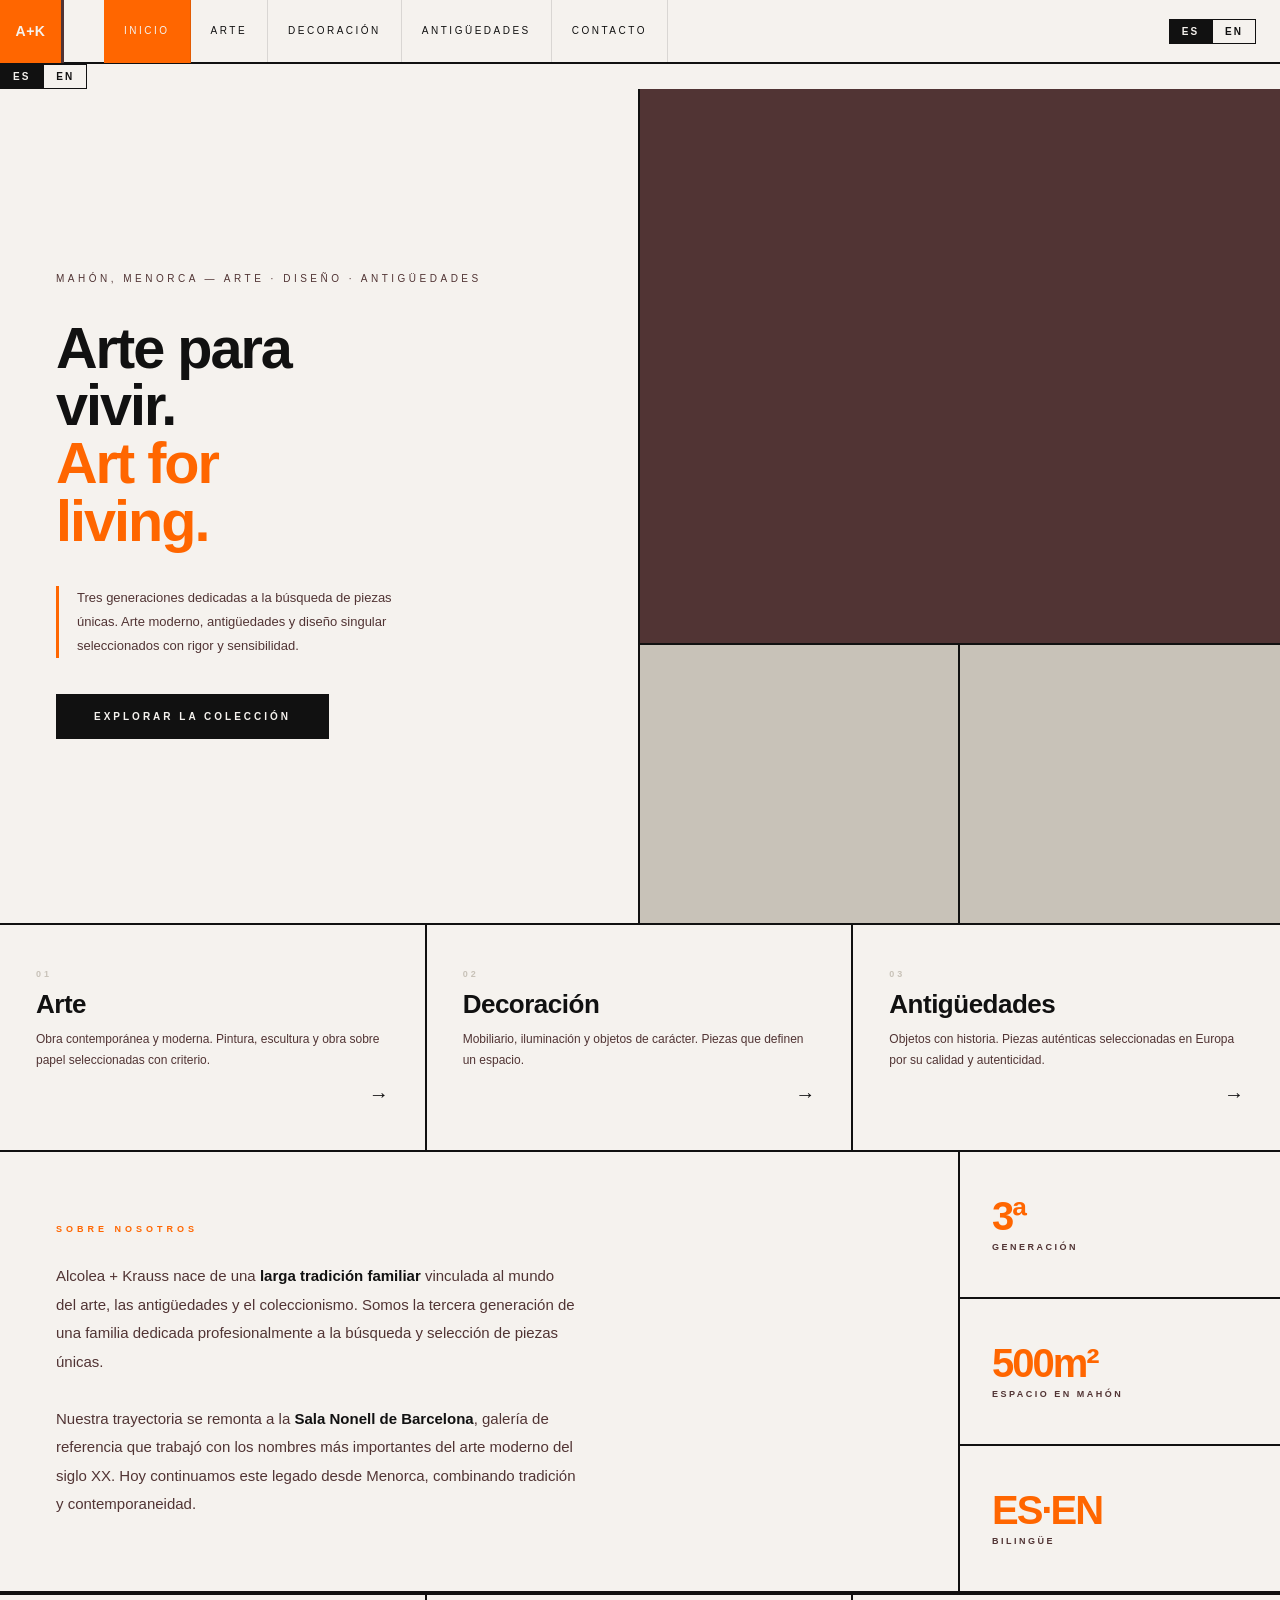
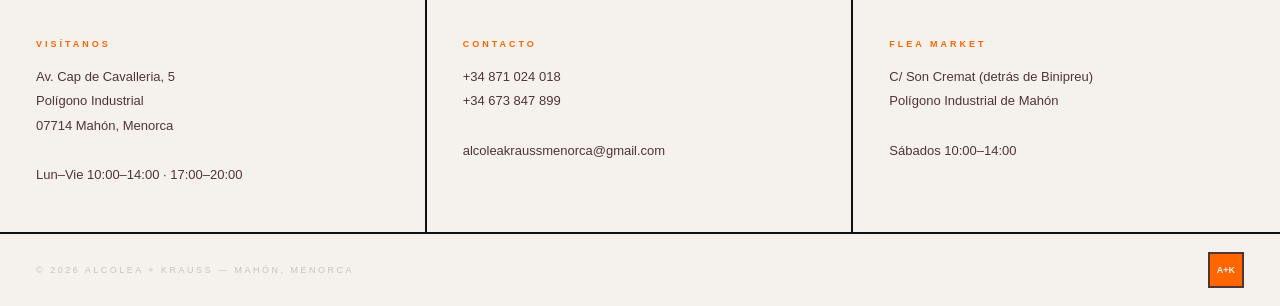
<file: index.html>
<!DOCTYPE html>
<html lang="es">
<head>
<meta charset="UTF-8">
<meta name="viewport" content="width=device-width, initial-scale=1.0">
<title>Alcolea + Krauss — Arte, Antigüedades y Diseño · Mahón, Menorca</title>
<meta name="description" content="Galería y concept store en Mahón, Menorca. Arte moderno, antigüedades y diseño singular. Tres generaciones dedicadas al arte y el coleccionismo.">
<link rel="stylesheet" href="/style.css">
</head>
<body>

<nav>
  <button class="nav-hamburger" id="hamburger" aria-label="Menú">
    <span></span><span></span><span></span>
  </button>
  <a class="logo" href="/index.html"><span>A+K</span></a>
  <ul class="nav-links">
    <li><a href="/index.html" class="active">Inicio</a></li>
    <li><a href="/arte.html">Arte</a></li>
    <li><a href="/decoracion.html">Decoración</a></li>
    <li><a href="/antiguedades.html">Antigüedades</a></li>
    <li><a href="/contacto.html">Contacto</a></li>
  </ul>
  <div class="lang-toggle">
    <a href="/index.html" class="active">ES</a>
    <a href="/en/index.html">EN</a>
  </div>
</nav>

<div class="nav-mobile-menu" id="mobileMenu">
  <a href="/index.html" class="active">Inicio</a>
  <a href="/arte.html">Arte</a>
  <a href="/decoracion.html">Decoración</a>
  <a href="/antiguedades.html">Antigüedades</a>
  <a href="/contacto.html">Contacto</a>
</div>

<script>
  var hamburger = document.getElementById('hamburger');
  var mobileMenu = document.getElementById('mobileMenu');
  hamburger.addEventListener('click', function(){
    mobileMenu.classList.toggle('open');
    hamburger.classList.toggle('open');
  });
  window.addEventListener('scroll', function(){
    mobileMenu.classList.remove('open');
    hamburger.classList.remove('open');
  }, {passive: true});
</script>

<div class="lang-toggle">
    <a href="/index.html" class="active">ES</a>
    <a href="/en/index.html">EN</a>
  </div>
</nav>

<section class="hero">
  <div class="hero-left">
    <span class="hero-eyebrow">Mahón, Menorca — Arte · Diseño · Antigüedades</span>
    <h1 class="hero-tagline">Arte para<br>vivir.<br><span class="accent">Art for<br>living.</span></h1>
    <p class="hero-subtitle">Tres generaciones dedicadas a la búsqueda de piezas únicas. Arte moderno, antigüedades y diseño singular seleccionados con rigor y sensibilidad.</p>
    <a class="hero-cta" href="/arte.html">Explorar la colección</a>
  </div>
  <div class="hero-right">
    <div class="hero-img-main"></div>
    <div class="hero-img-row">
      <div class="img-cell"></div>
      <div class="img-cell"></div>
    </div>
  </div>
</section>

<section class="categories">
  <a class="cat-item" href="/arte.html">
    <span class="cat-num">01</span><span class="cat-title">Arte</span>
    <p class="cat-desc">Obra contemporánea y moderna. Pintura, escultura y obra sobre papel seleccionadas con criterio.</p>
    <span class="cat-arrow">→</span>
  </a>
  <a class="cat-item" href="/decoracion.html">
    <span class="cat-num">02</span><span class="cat-title">Decoración</span>
    <p class="cat-desc">Mobiliario, iluminación y objetos de carácter. Piezas que definen un espacio.</p>
    <span class="cat-arrow">→</span>
  </a>
  <a class="cat-item" href="/antiguedades.html">
    <span class="cat-num">03</span><span class="cat-title">Antigüedades</span>
    <p class="cat-desc">Objetos con historia. Piezas auténticas seleccionadas en Europa por su calidad y autenticidad.</p>
    <span class="cat-arrow">→</span>
  </a>
</section>

<section class="about">
  <div class="about-text">
    <span class="about-label">Sobre nosotros</span>
    <p class="about-body">Alcolea + Krauss nace de una <strong>larga tradición familiar</strong> vinculada al mundo del arte, las antigüedades y el coleccionismo. Somos la tercera generación de una familia dedicada profesionalmente a la búsqueda y selección de piezas únicas.<br><br>Nuestra trayectoria se remonta a la <strong>Sala Nonell de Barcelona</strong>, galería de referencia que trabajó con los nombres más importantes del arte moderno del siglo XX. Hoy continuamos este legado desde Menorca, combinando tradición y contemporaneidad.</p>
  </div>
  <div class="about-side">
    <div class="about-stat"><span class="stat-num">3ª</span><span class="stat-label">Generación</span></div>
    <div class="about-stat"><span class="stat-num">500m²</span><span class="stat-label">Espacio en Mahón</span></div>
    <div class="about-stat"><span class="stat-num">ES·EN</span><span class="stat-label">Bilingüe</span></div>
  </div>
</section>

<footer>
  <div class="footer-grid">
    <div class="footer-col"><span class="footer-label">Visítanos</span><p class="footer-text">Av. Cap de Cavalleria, 5<br>Polígono Industrial<br>07714 Mahón, Menorca<br><br>Lun–Vie 10:00–14:00 · 17:00–20:00</p></div>
    <div class="footer-col"><span class="footer-label">Contacto</span><p class="footer-text">+34 871 024 018<br>+34 673 847 899<br><br>alcoleakraussmenorca@gmail.com</p></div>
    <div class="footer-col"><span class="footer-label">Flea Market</span><p class="footer-text">C/ Son Cremat (detrás de Binipreu)<br>Polígono Industrial de Mahón<br><br>Sábados 10:00–14:00</p></div>
  </div>
  <div class="footer-bottom">
    <span class="footer-bottom-text">© 2026 Alcolea + Krauss — Mahón, Menorca</span>
    <a href="/index.html" class="footer-logo"><span>A+K</span></a>
  </div>
</footer>
</body>
</html>
</file>
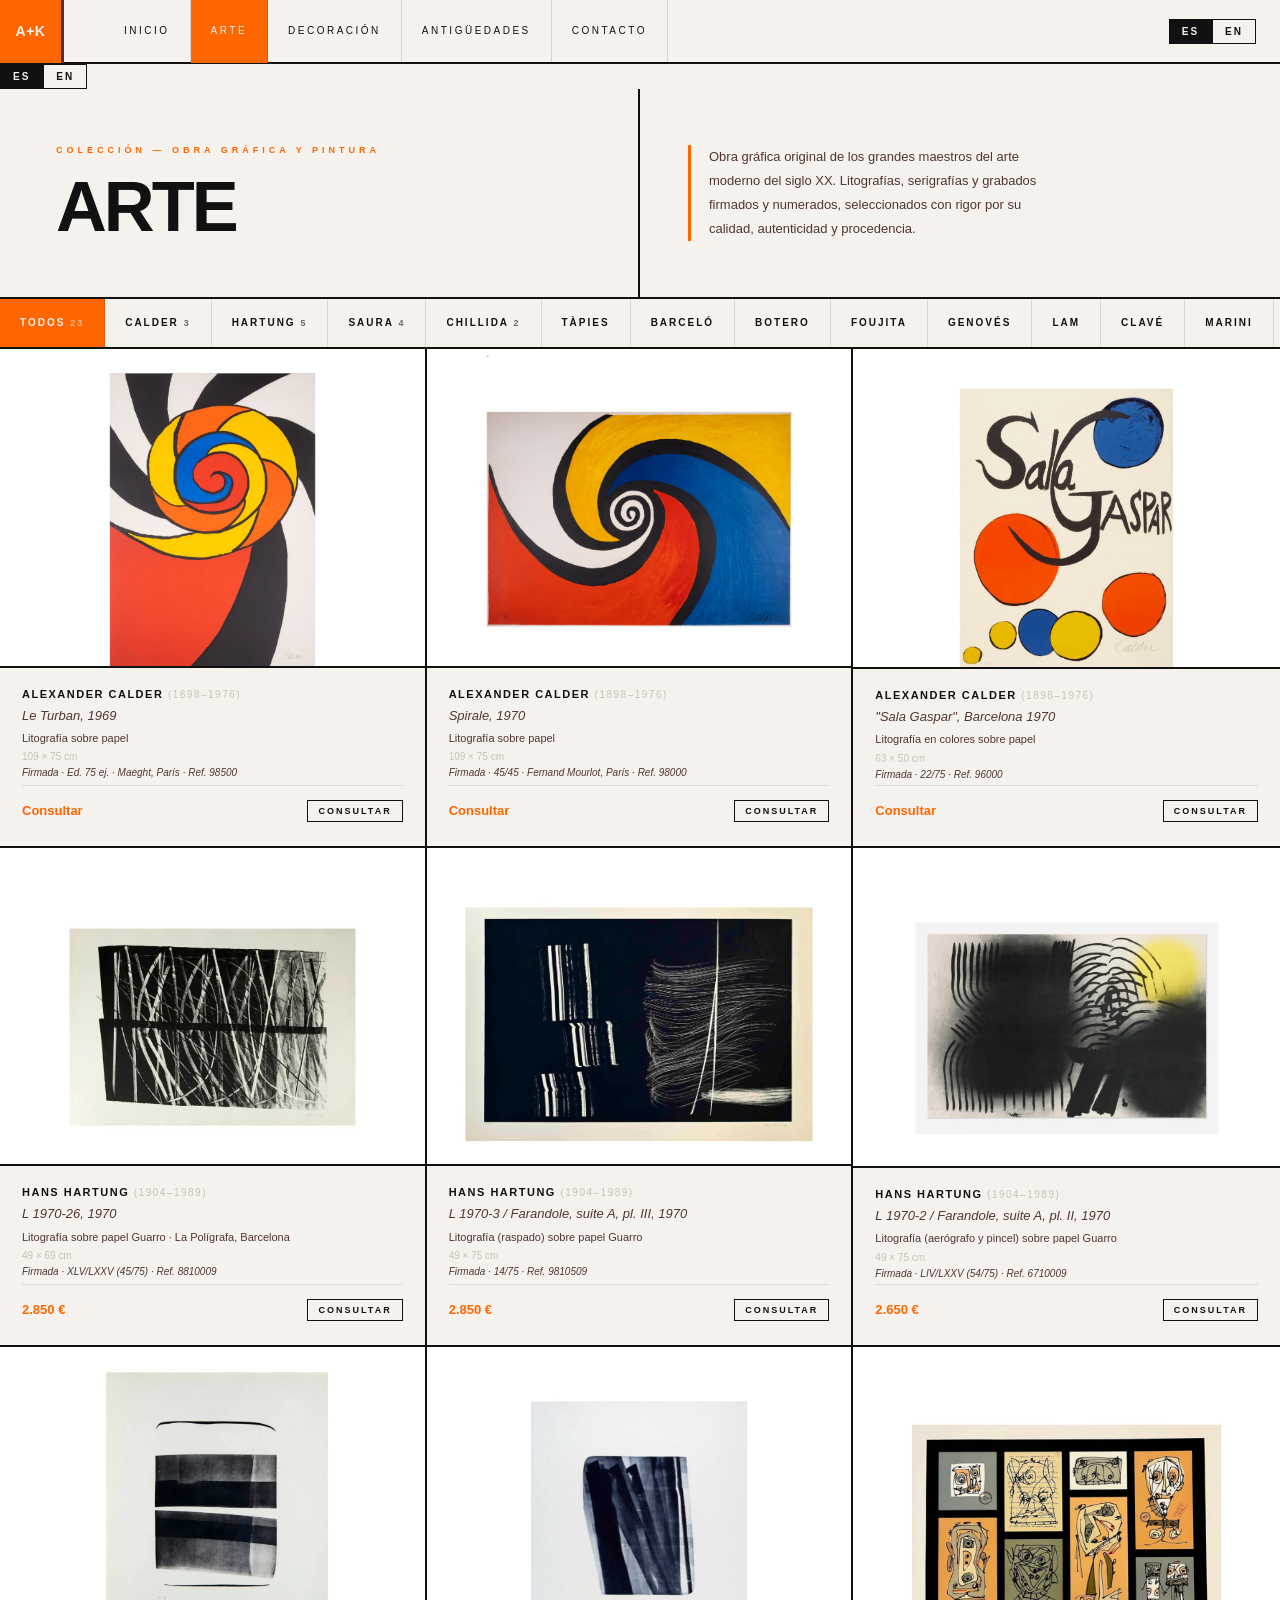
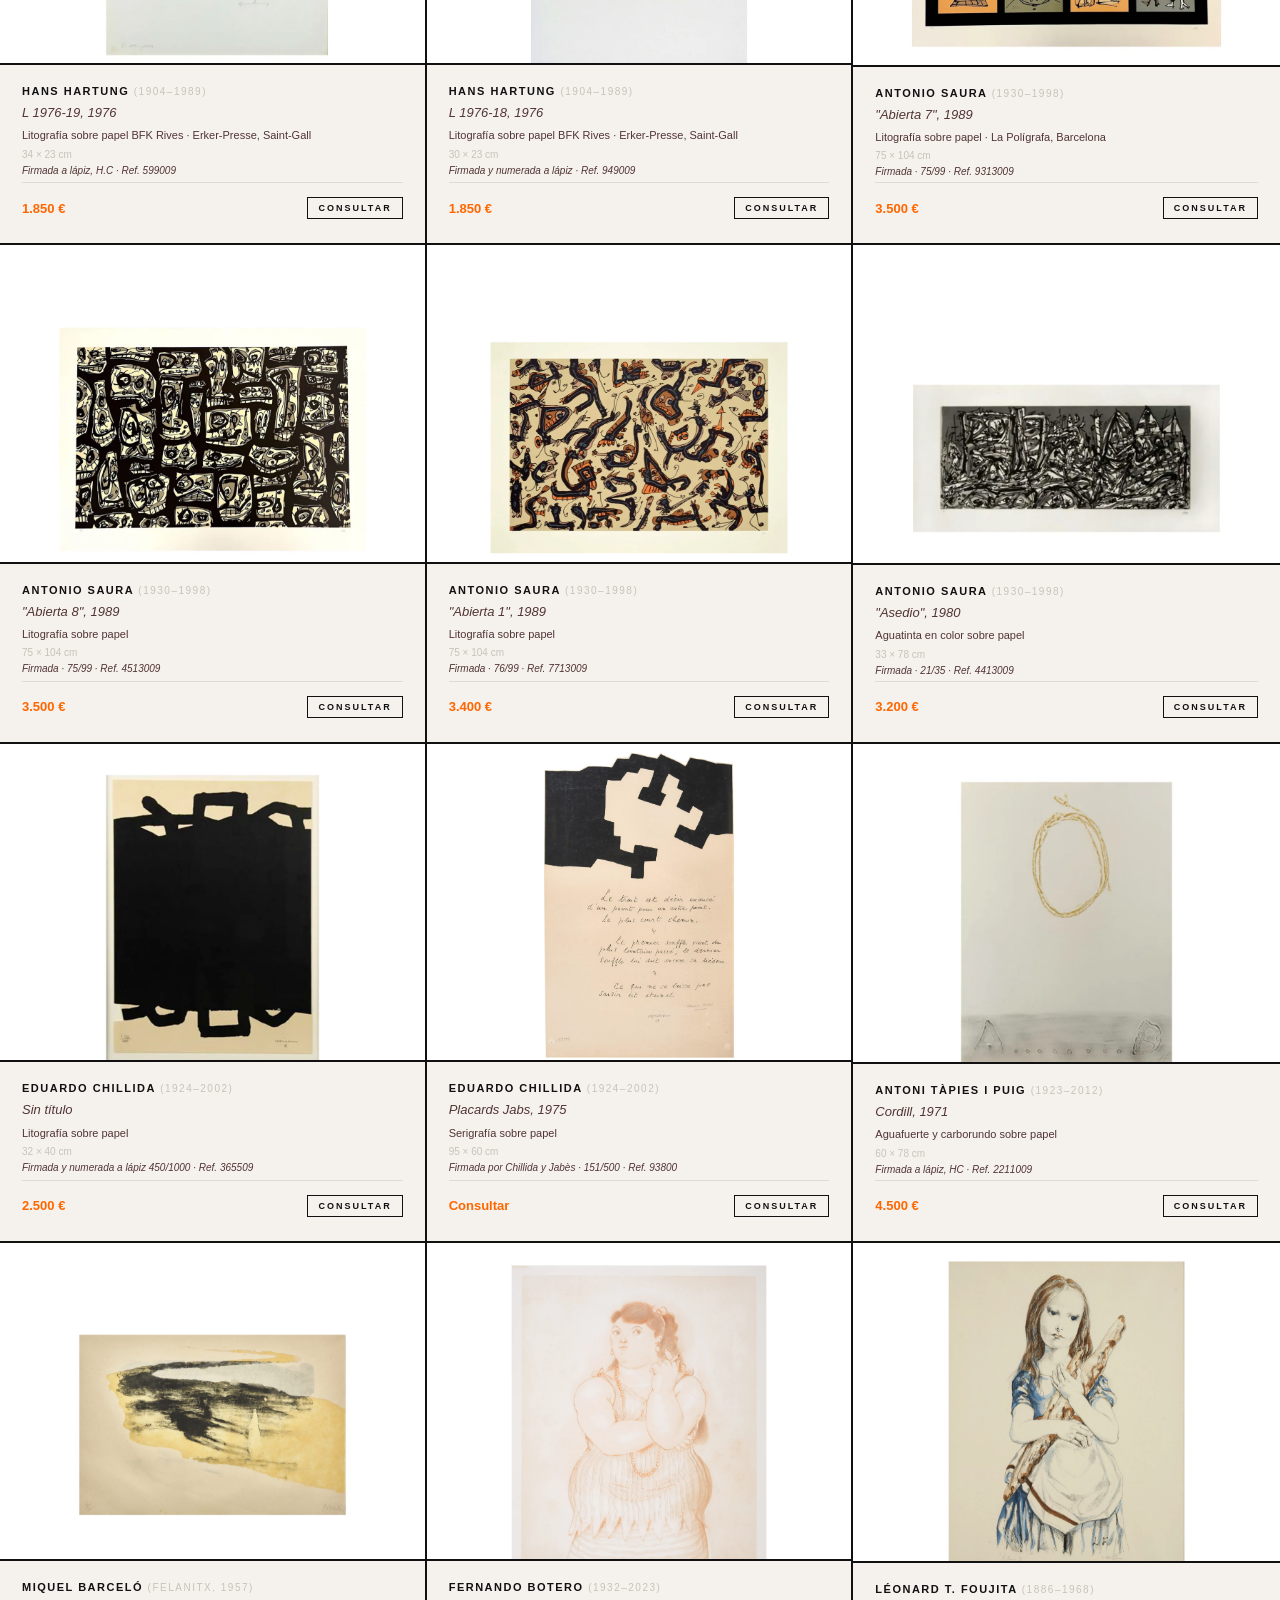
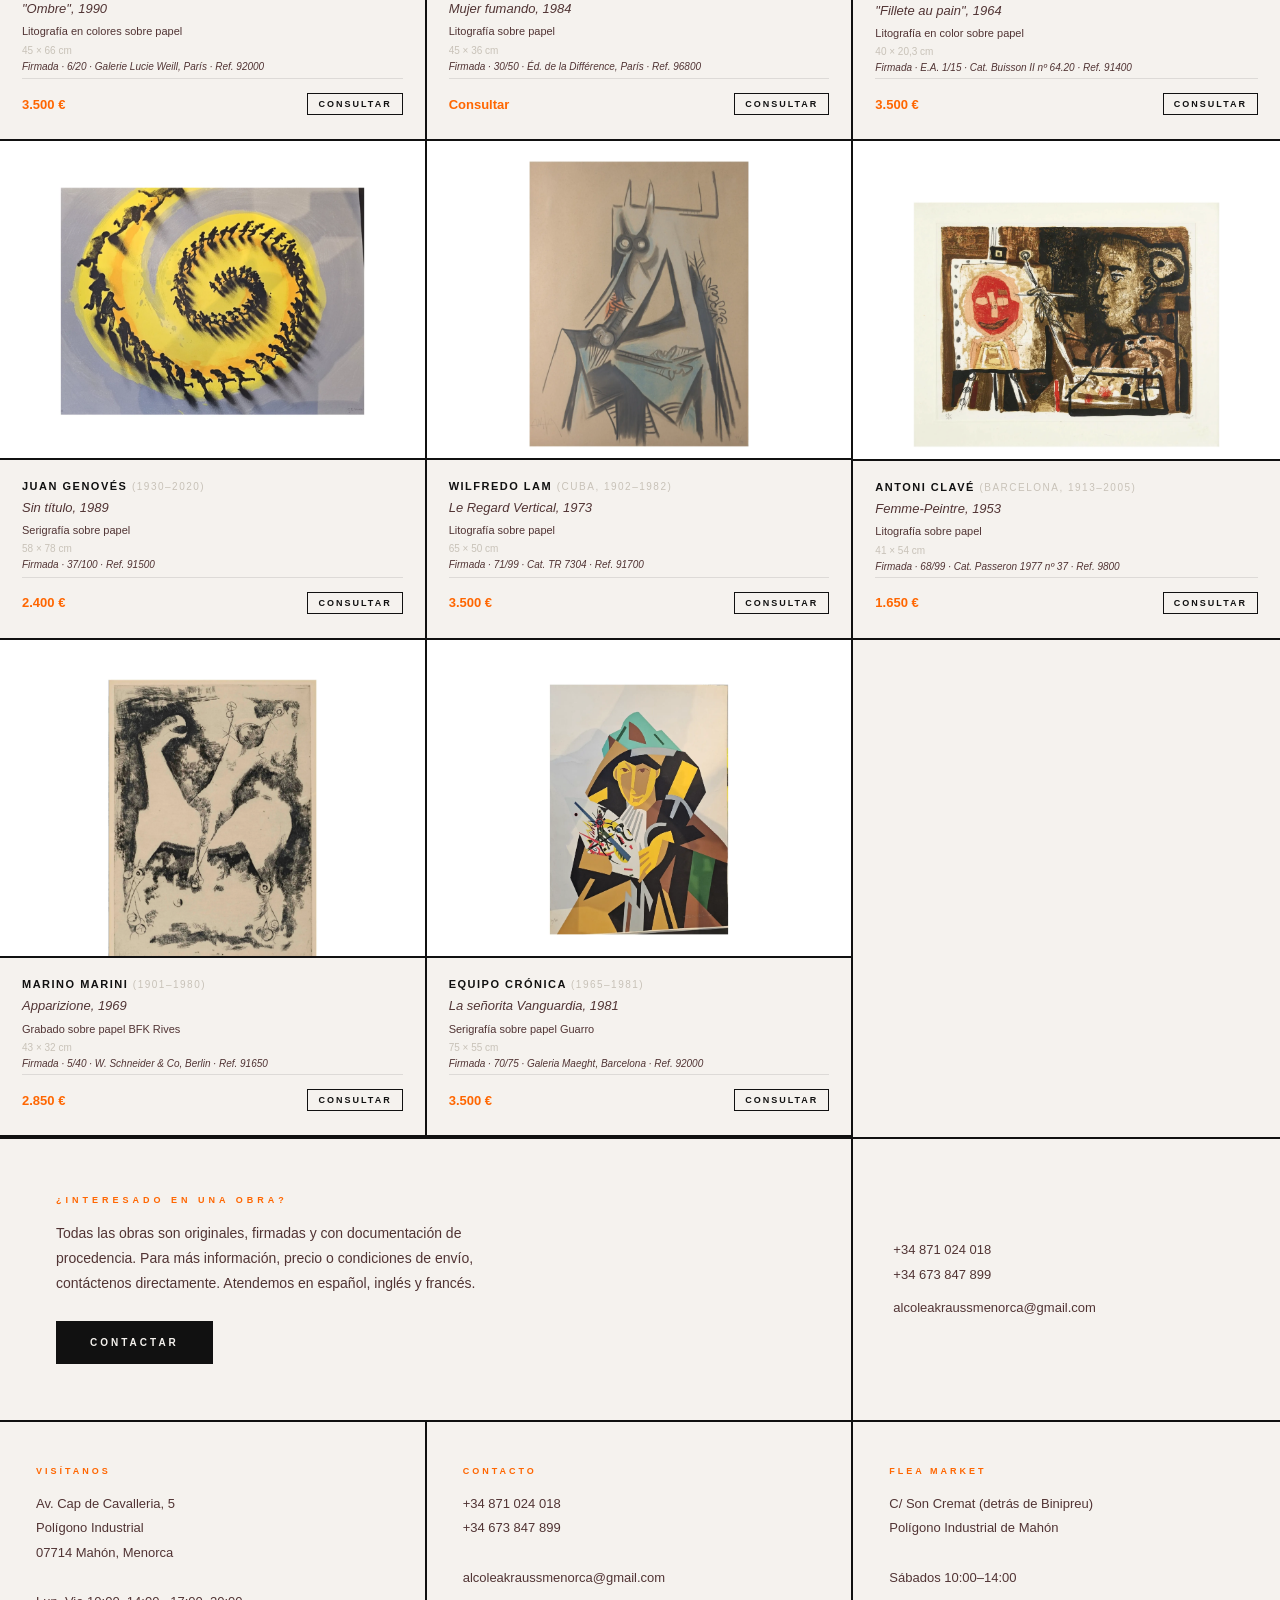
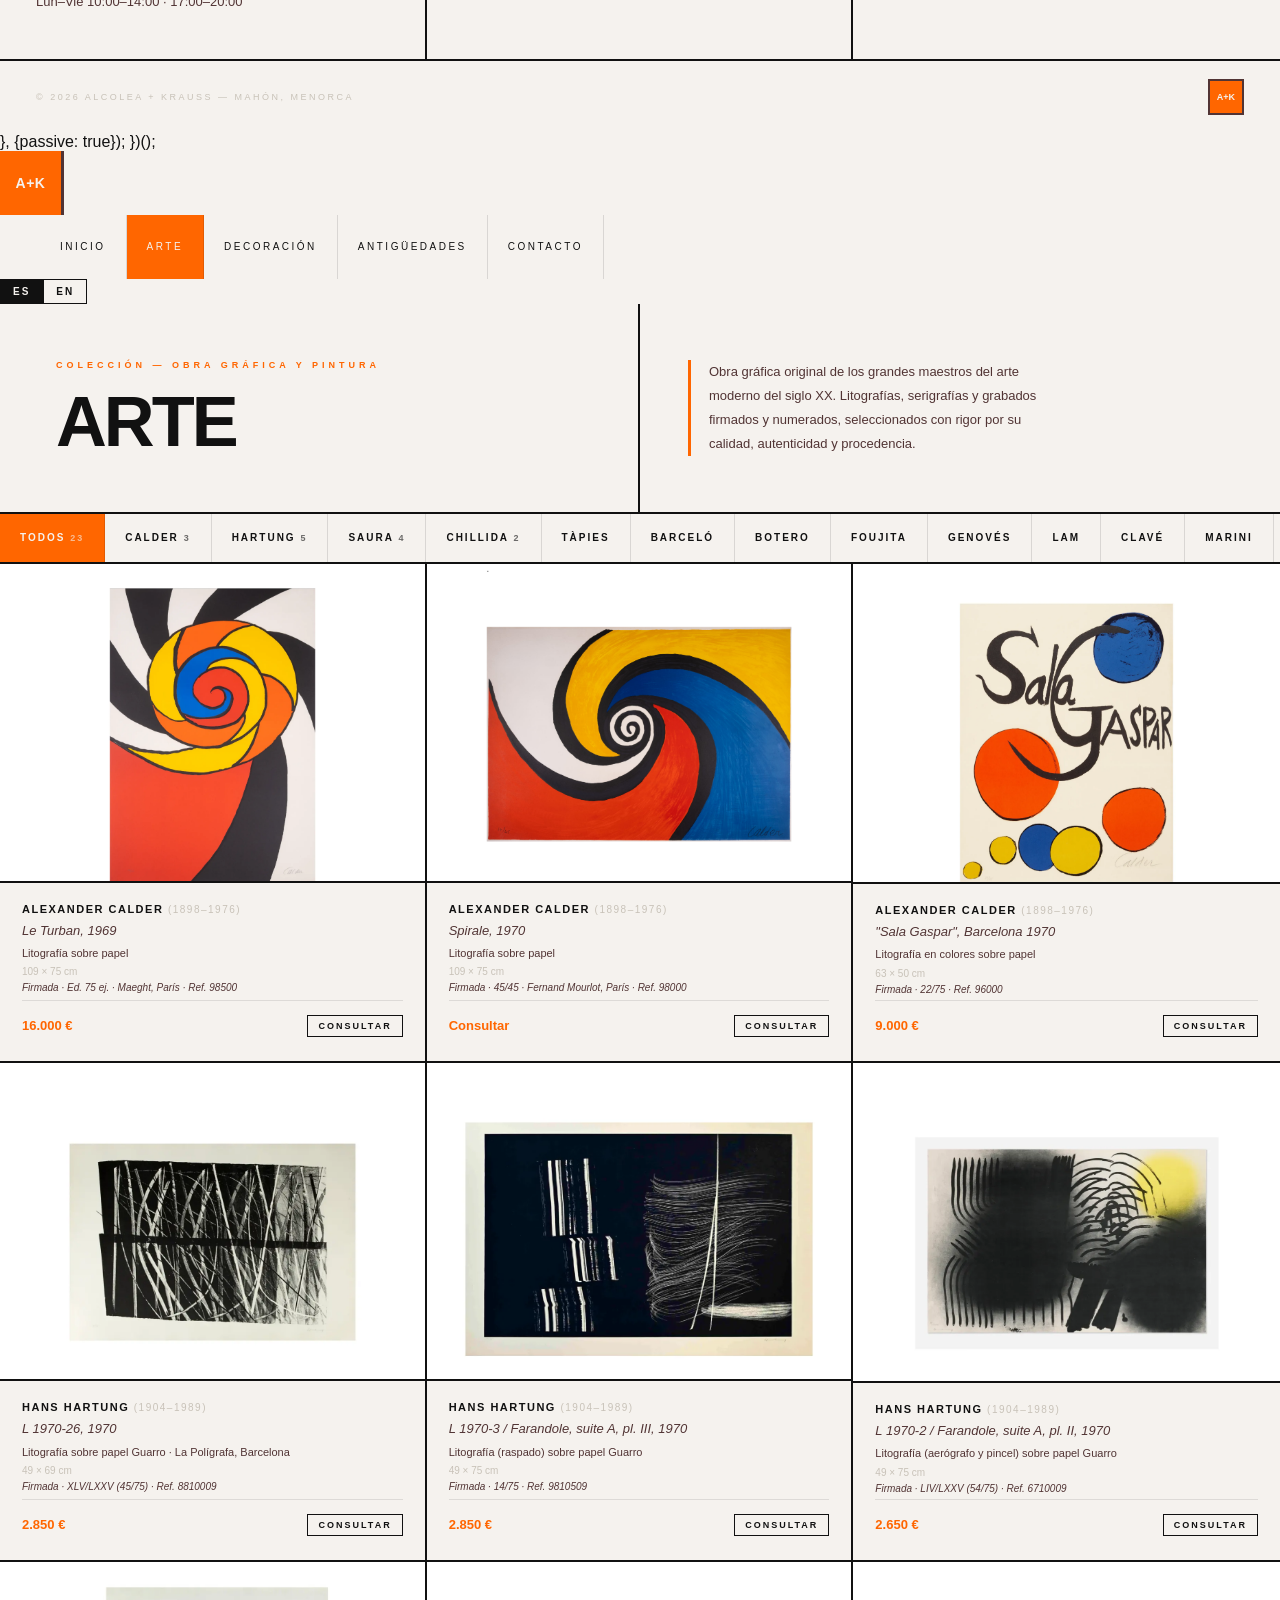
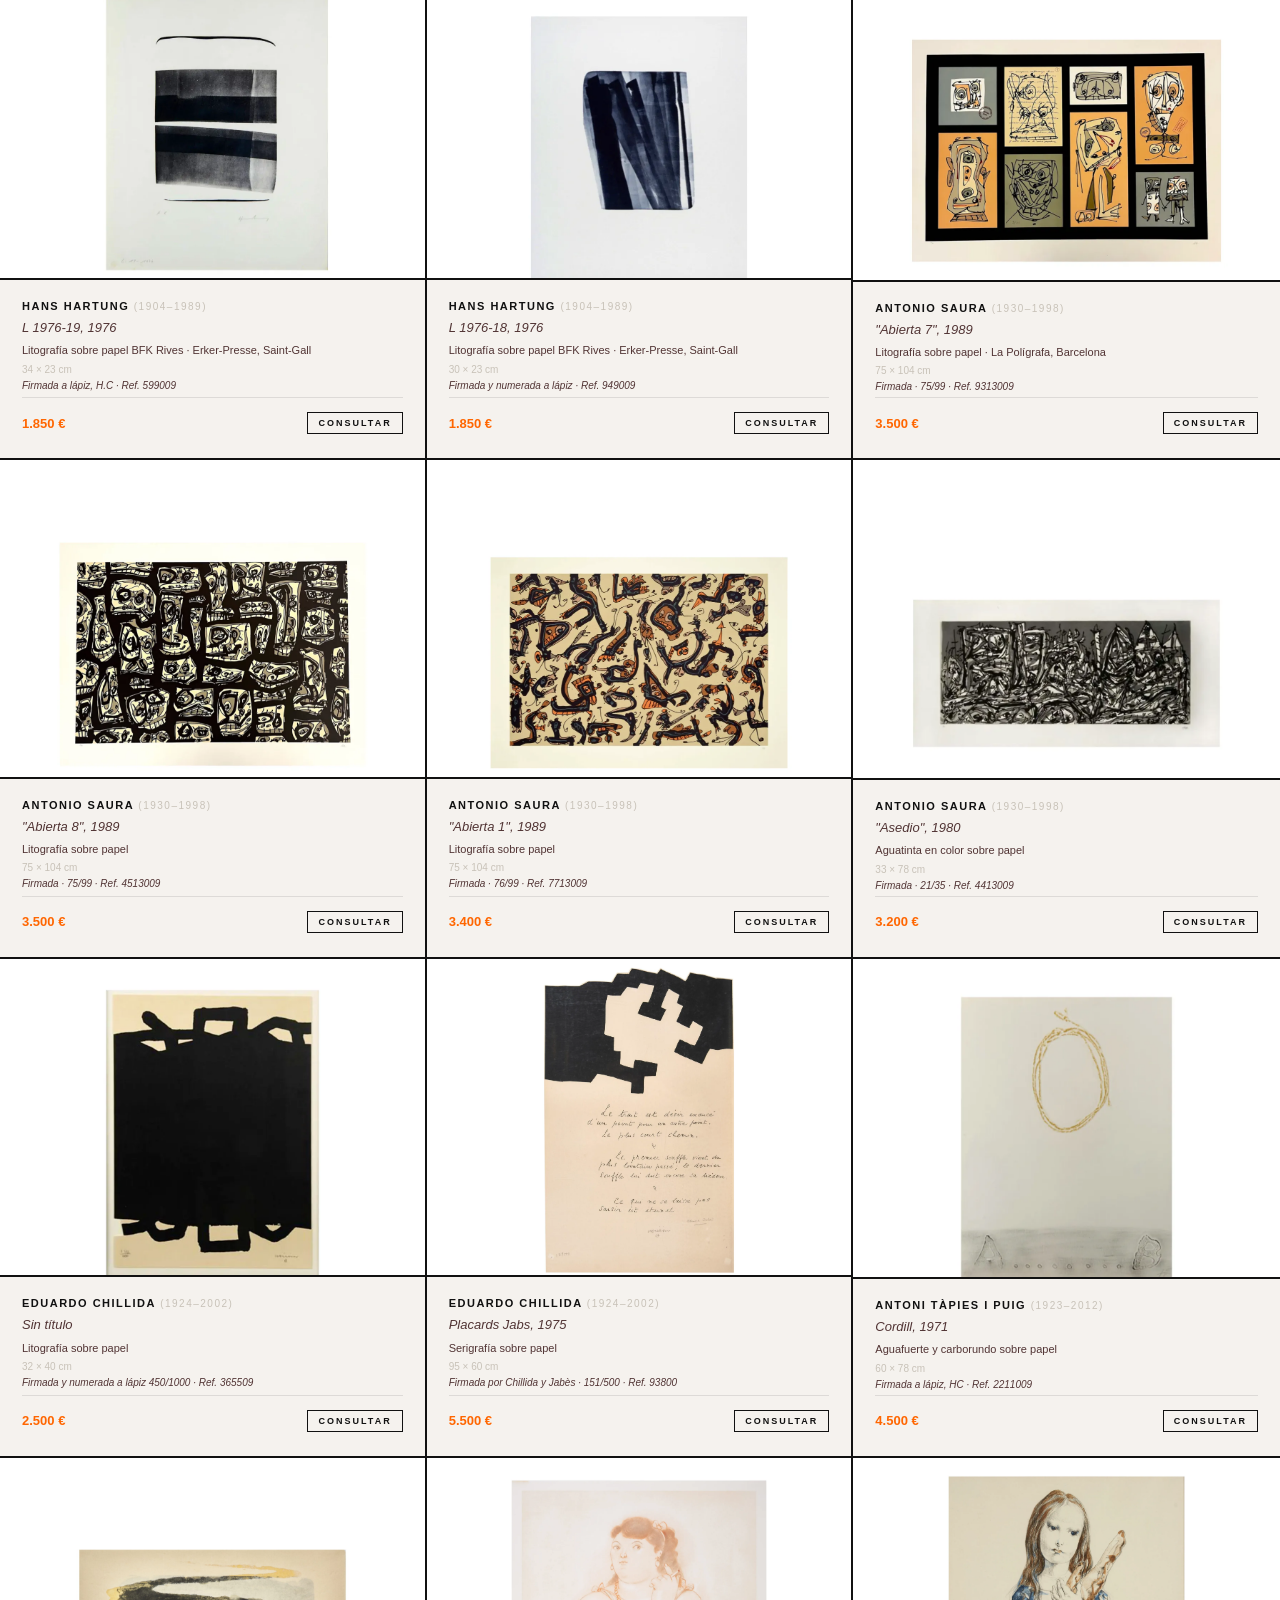
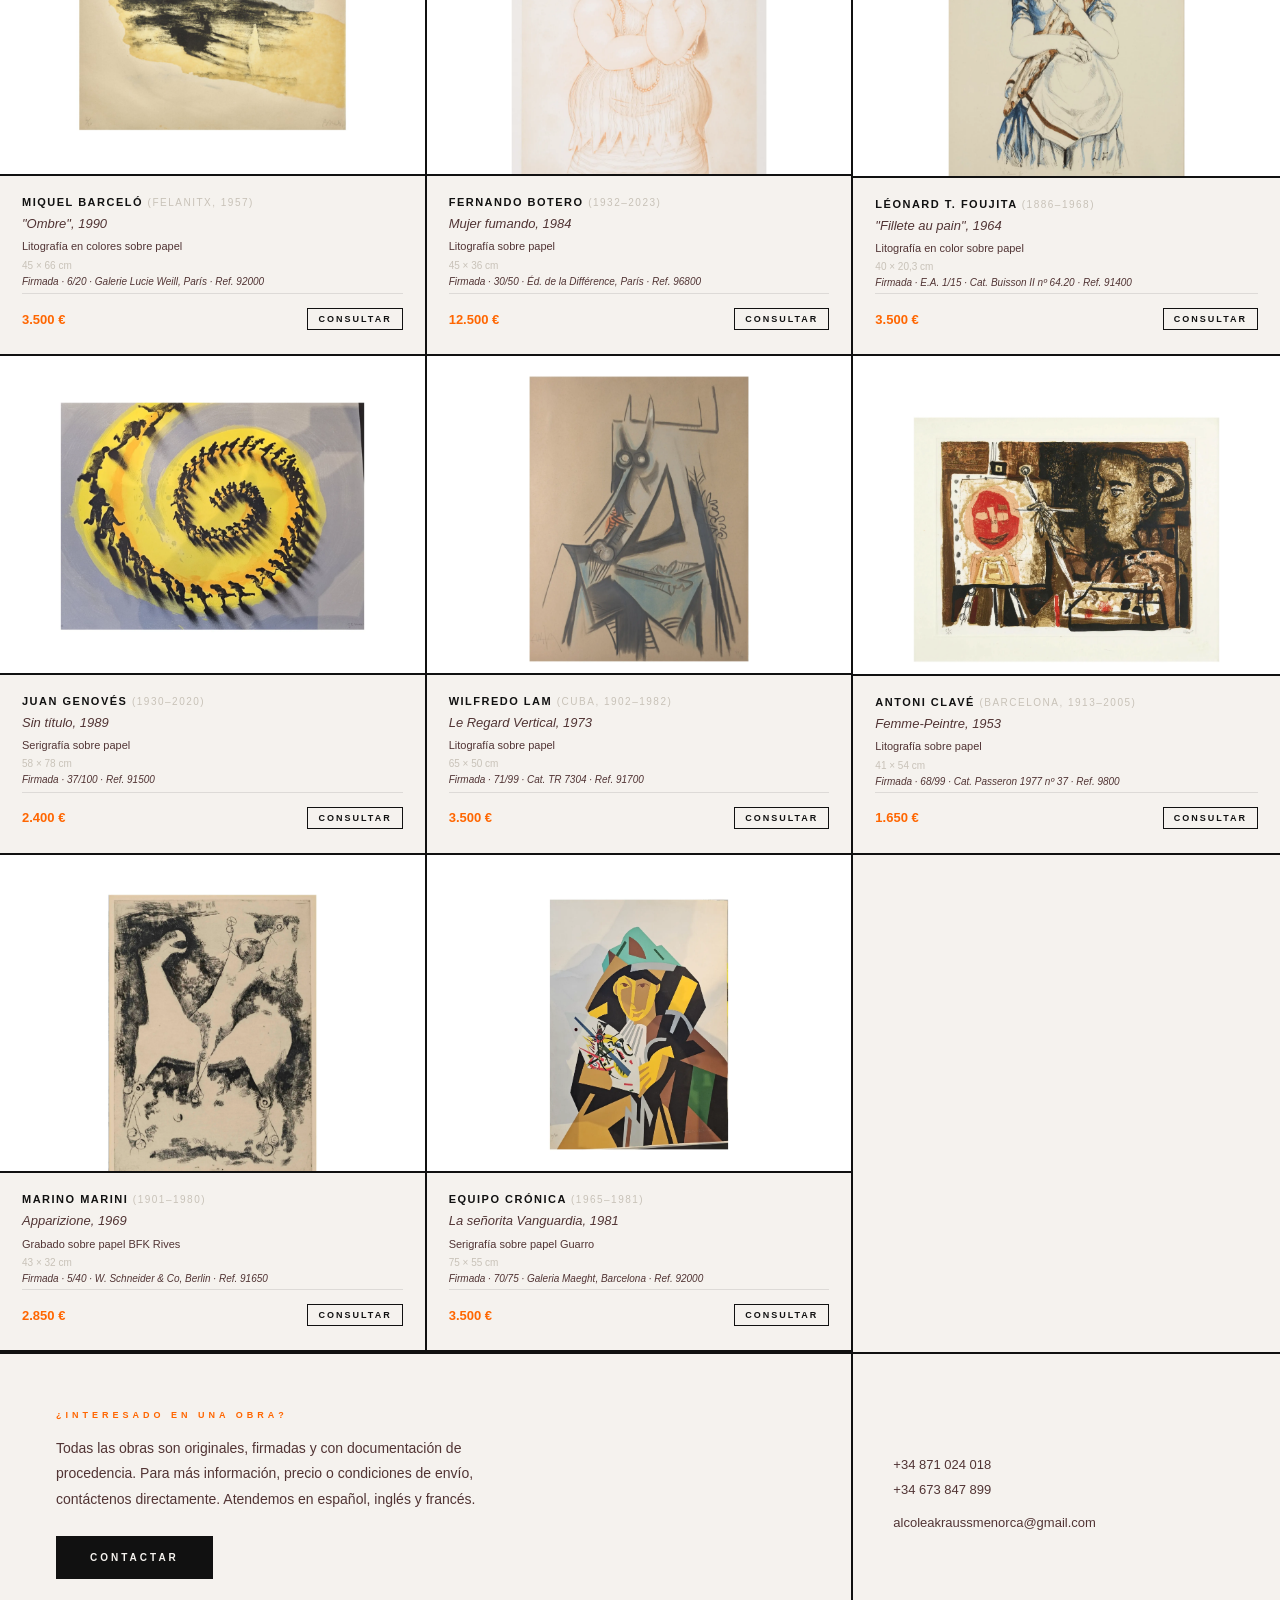
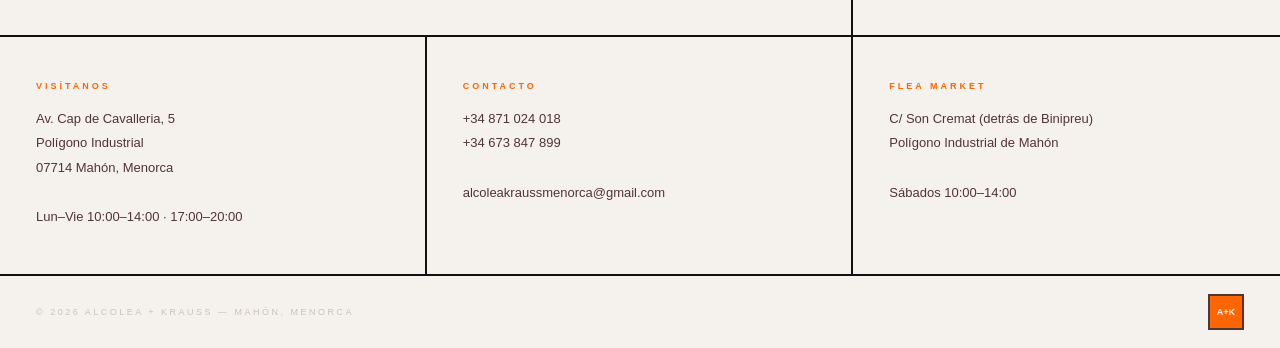
<file: arte.html>
<!DOCTYPE html>
<html lang="es">
<head>
<meta charset="UTF-8">
<meta name="viewport" content="width=device-width, initial-scale=1.0">
<title>Arte — Alcolea + Krauss · Mahón, Menorca</title>
<meta name="description" content="Obra gráfica original de los grandes maestros del arte moderno. Litografías, serigrafías y grabados firmados y numerados.">
<link rel="stylesheet" href="/style.css">
<style>
.art-card.hidden { display: none; }
</style>
</head>
<body>

<nav>
  <button class="nav-hamburger" id="hamburger" aria-label="Menú">
    <span></span><span></span><span></span>
  </button>
  <a class="logo" href="/index.html"><span>A+K</span></a>
  <ul class="nav-links">
    <li><a href="/index.html">Inicio</a></li>
    <li><a href="/arte.html" class="active">Arte</a></li>
    <li><a href="/decoracion.html">Decoración</a></li>
    <li><a href="/antiguedades.html">Antigüedades</a></li>
    <li><a href="/contacto.html">Contacto</a></li>
  </ul>
  <div class="lang-toggle">
    <a href="/arte.html" class="active">ES</a>
    <a href="/en/arte.html">EN</a>
  </div>
</nav>

<div class="nav-mobile-menu" id="mobileMenu">
  <a href="/index.html">Inicio</a>
  <a href="/arte.html" class="active">Arte</a>
  <a href="/decoracion.html">Decoración</a>
  <a href="/antiguedades.html">Antigüedades</a>
  <a href="/contacto.html">Contacto</a>
</div>

<script>
  var hamburger = document.getElementById('hamburger');
  var mobileMenu = document.getElementById('mobileMenu');
  hamburger.addEventListener('click', function(){
    mobileMenu.classList.toggle('open');
    hamburger.classList.toggle('open');
  });
  window.addEventListener('scroll', function(){
    mobileMenu.classList.remove('open');
    hamburger.classList.remove('open');
  }, {passive: true});
</script>

<div class="lang-toggle">
    <a href="/arte.html" class="active">ES</a>
    <a href="/en/arte.html">EN</a>
  </div>
</nav>

<section class="page-header">
  <div class="page-header-left">
    <span class="page-eyebrow">Colección — Obra gráfica y pintura</span>
    <h1 class="page-title">ARTE</h1>
  </div>
  <div class="page-header-right">
    <p class="page-desc">Obra gráfica original de los grandes maestros del arte moderno del siglo XX. Litografías, serigrafías y grabados firmados y numerados, seleccionados con rigor por su calidad, autenticidad y procedencia.</p>
  </div>
</section>

<div class="filter-bar">
  <button class="filter-btn active" data-filter="all">Todos <span style="font-size:9px;opacity:0.6">23</span></button>
  <button class="filter-btn" data-filter="calder">Calder <span style="font-size:9px;opacity:0.6">3</span></button>
  <button class="filter-btn" data-filter="hartung">Hartung <span style="font-size:9px;opacity:0.6">5</span></button>
  <button class="filter-btn" data-filter="saura">Saura <span style="font-size:9px;opacity:0.6">4</span></button>
  <button class="filter-btn" data-filter="chillida">Chillida <span style="font-size:9px;opacity:0.6">2</span></button>
  <button class="filter-btn" data-filter="tapies">Tàpies</button>
  <button class="filter-btn" data-filter="barcelo">Barceló</button>
  <button class="filter-btn" data-filter="botero">Botero</button>
  <button class="filter-btn" data-filter="foujita">Foujita</button>
  <button class="filter-btn" data-filter="genoves">Genovés</button>
  <button class="filter-btn" data-filter="lam">Lam</button>
  <button class="filter-btn" data-filter="clave">Clavé</button>
  <button class="filter-btn" data-filter="marini">Marini</button>
  <button class="filter-btn" data-filter="equipo">Eq. Crónica</button>
</div>

<div class="art-grid" id="grid">

  <!-- CALDER - Le Turban -->
  <div class="art-card" data-artist="calder">
    <div class="art-img"><img src="/Calder%20%20Le%20Turban.webp" alt="Calder - Le Turban"></div>
    <div class="art-info">
      <span class="art-artist">Alexander Calder <span class="art-dates">(1898–1976)</span></span>
      <span class="art-title">Le Turban, 1969</span>
      <span class="art-technique">Litografía sobre papel</span>
      <span class="art-dims">109 × 75 cm</span>
      <span class="art-edition">Firmada · Ed. 75 ej. · Maeght, París · Ref. 98500</span>
      <div class="art-footer"><span class="art-price">Consultar</span><a class="art-inquiry" href="/contacto.html">Consultar</a></div>
    </div>
  </div>

  <!-- CALDER - Spirale -->
  <div class="art-card" data-artist="calder">
    <div class="art-img"><img src="/Calder%20%20Spirale.jpg" alt="Calder - Spirale"></div>
    <div class="art-info">
      <span class="art-artist">Alexander Calder <span class="art-dates">(1898–1976)</span></span>
      <span class="art-title">Spirale, 1970</span>
      <span class="art-technique">Litografía sobre papel</span>
      <span class="art-dims">109 × 75 cm</span>
      <span class="art-edition">Firmada · 45/45 · Fernand Mourlot, París · Ref. 98000</span>
      <div class="art-footer"><span class="art-price">Consultar</span><a class="art-inquiry" href="/contacto.html">Consultar</a></div>
    </div>
  </div>

  <!-- CALDER - Sala Gaspar -->
  <div class="art-card" data-artist="calder">
    <div class="art-img"><img src="/Calder%20Sala%20Gaspar-1.webp" alt="Calder - Sala Gaspar"></div>
    <div class="art-info">
      <span class="art-artist">Alexander Calder <span class="art-dates">(1898–1976)</span></span>
      <span class="art-title">"Sala Gaspar", Barcelona 1970</span>
      <span class="art-technique">Litografía en colores sobre papel</span>
      <span class="art-dims">63 × 50 cm</span>
      <span class="art-edition">Firmada · 22/75 · Ref. 96000</span>
      <div class="art-footer"><span class="art-price">Consultar</span><a class="art-inquiry" href="/contacto.html">Consultar</a></div>
    </div>
  </div>

  <!-- HARTUNG h1 -->
  <div class="art-card" data-artist="hartung">
    <div class="art-img"><img src="/h1.1.webp" alt="Hartung - L 1970-26"></div>
    <div class="art-info">
      <span class="art-artist">Hans Hartung <span class="art-dates">(1904–1989)</span></span>
      <span class="art-title">L 1970-26, 1970</span>
      <span class="art-technique">Litografía sobre papel Guarro · La Polígrafa, Barcelona</span>
      <span class="art-dims">49 × 69 cm</span>
      <span class="art-edition">Firmada · XLV/LXXV (45/75) · Ref. 8810009</span>
      <div class="art-footer"><span class="art-price">2.850 €</span><a class="art-inquiry" href="/contacto.html">Consultar</a></div>
    </div>
  </div>

  <!-- HARTUNG h2 -->
  <div class="art-card" data-artist="hartung">
    <div class="art-img"><img src="/h2.1.webp" alt="Hartung - Farandole pl III"></div>
    <div class="art-info">
      <span class="art-artist">Hans Hartung <span class="art-dates">(1904–1989)</span></span>
      <span class="art-title">L 1970-3 / Farandole, suite A, pl. III, 1970</span>
      <span class="art-technique">Litografía (raspado) sobre papel Guarro</span>
      <span class="art-dims">49 × 75 cm</span>
      <span class="art-edition">Firmada · 14/75 · Ref. 9810509</span>
      <div class="art-footer"><span class="art-price">2.850 €</span><a class="art-inquiry" href="/contacto.html">Consultar</a></div>
    </div>
  </div>

  <!-- HARTUNG h3 -->
  <div class="art-card" data-artist="hartung">
    <div class="art-img"><img src="/h3.1.webp" alt="Hartung - Farandole pl II"></div>
    <div class="art-info">
      <span class="art-artist">Hans Hartung <span class="art-dates">(1904–1989)</span></span>
      <span class="art-title">L 1970-2 / Farandole, suite A, pl. II, 1970</span>
      <span class="art-technique">Litografía (aerógrafo y pincel) sobre papel Guarro</span>
      <span class="art-dims">49 × 75 cm</span>
      <span class="art-edition">Firmada · LIV/LXXV (54/75) · Ref. 6710009</span>
      <div class="art-footer"><span class="art-price">2.650 €</span><a class="art-inquiry" href="/contacto.html">Consultar</a></div>
    </div>
  </div>

  <!-- HARTUNG h4 -->
  <div class="art-card" data-artist="hartung">
    <div class="art-img"><img src="/h4.1.webp" alt="Hartung - L 1976-19"></div>
    <div class="art-info">
      <span class="art-artist">Hans Hartung <span class="art-dates">(1904–1989)</span></span>
      <span class="art-title">L 1976-19, 1976</span>
      <span class="art-technique">Litografía sobre papel BFK Rives · Erker-Presse, Saint-Gall</span>
      <span class="art-dims">34 × 23 cm</span>
      <span class="art-edition">Firmada a lápiz, H.C · Ref. 599009</span>
      <div class="art-footer"><span class="art-price">1.850 €</span><a class="art-inquiry" href="/contacto.html">Consultar</a></div>
    </div>
  </div>

  <!-- HARTUNG h5 -->
  <div class="art-card" data-artist="hartung">
    <div class="art-img"><img src="/h5.1.webp" alt="Hartung - L 1976-18"></div>
    <div class="art-info">
      <span class="art-artist">Hans Hartung <span class="art-dates">(1904–1989)</span></span>
      <span class="art-title">L 1976-18, 1976</span>
      <span class="art-technique">Litografía sobre papel BFK Rives · Erker-Presse, Saint-Gall</span>
      <span class="art-dims">30 × 23 cm</span>
      <span class="art-edition">Firmada y numerada a lápiz · Ref. 949009</span>
      <div class="art-footer"><span class="art-price">1.850 €</span><a class="art-inquiry" href="/contacto.html">Consultar</a></div>
    </div>
  </div>

  <!-- SAURA s1 -->
  <div class="art-card" data-artist="saura">
    <div class="art-img"><img src="/s1.1.webp" alt="Saura - Abierta 7"></div>
    <div class="art-info">
      <span class="art-artist">Antonio Saura <span class="art-dates">(1930–1998)</span></span>
      <span class="art-title">"Abierta 7", 1989</span>
      <span class="art-technique">Litografía sobre papel · La Polígrafa, Barcelona</span>
      <span class="art-dims">75 × 104 cm</span>
      <span class="art-edition">Firmada · 75/99 · Ref. 9313009</span>
      <div class="art-footer"><span class="art-price">3.500 €</span><a class="art-inquiry" href="/contacto.html">Consultar</a></div>
    </div>
  </div>

  <!-- SAURA s2 -->
  <div class="art-card" data-artist="saura">
    <div class="art-img"><img src="/s2.1.webp" alt="Saura - Abierta 8"></div>
    <div class="art-info">
      <span class="art-artist">Antonio Saura <span class="art-dates">(1930–1998)</span></span>
      <span class="art-title">"Abierta 8", 1989</span>
      <span class="art-technique">Litografía sobre papel</span>
      <span class="art-dims">75 × 104 cm</span>
      <span class="art-edition">Firmada · 75/99 · Ref. 4513009</span>
      <div class="art-footer"><span class="art-price">3.500 €</span><a class="art-inquiry" href="/contacto.html">Consultar</a></div>
    </div>
  </div>

  <!-- SAURA s3 -->
  <div class="art-card" data-artist="saura">
    <div class="art-img"><img src="/s3.1.webp" alt="Saura - Abierta 1"></div>
    <div class="art-info">
      <span class="art-artist">Antonio Saura <span class="art-dates">(1930–1998)</span></span>
      <span class="art-title">"Abierta 1", 1989</span>
      <span class="art-technique">Litografía sobre papel</span>
      <span class="art-dims">75 × 104 cm</span>
      <span class="art-edition">Firmada · 76/99 · Ref. 7713009</span>
      <div class="art-footer"><span class="art-price">3.400 €</span><a class="art-inquiry" href="/contacto.html">Consultar</a></div>
    </div>
  </div>

  <!-- SAURA s4 -->
  <div class="art-card" data-artist="saura">
    <div class="art-img"><img src="/s4.1.webp" alt="Saura - Asedio"></div>
    <div class="art-info">
      <span class="art-artist">Antonio Saura <span class="art-dates">(1930–1998)</span></span>
      <span class="art-title">"Asedio", 1980</span>
      <span class="art-technique">Aguatinta en color sobre papel</span>
      <span class="art-dims">33 × 78 cm</span>
      <span class="art-edition">Firmada · 21/35 · Ref. 4413009</span>
      <div class="art-footer"><span class="art-price">3.200 €</span><a class="art-inquiry" href="/contacto.html">Consultar</a></div>
    </div>
  </div>

  <!-- CHILLIDA - Litografía -->
  <div class="art-card" data-artist="chillida">
    <div class="art-img"><img src="/c1.1.webp" alt="Chillida - Litografía"></div>
    <div class="art-info">
      <span class="art-artist">Eduardo Chillida <span class="art-dates">(1924–2002)</span></span>
      <span class="art-title">Sin título</span>
      <span class="art-technique">Litografía sobre papel</span>
      <span class="art-dims">32 × 40 cm</span>
      <span class="art-edition">Firmada y numerada a lápiz 450/1000 · Ref. 365509</span>
      <div class="art-footer"><span class="art-price">2.500 €</span><a class="art-inquiry" href="/contacto.html">Consultar</a></div>
    </div>
  </div>

  <!-- CHILLIDA - Placards Jabs -->
  <div class="art-card" data-artist="chillida">
    <div class="art-img"><img src="/Chillida%20escritura%20poeta.webp" alt="Chillida - Placards Jabs"></div>
    <div class="art-info">
      <span class="art-artist">Eduardo Chillida <span class="art-dates">(1924–2002)</span></span>
      <span class="art-title">Placards Jabs, 1975</span>
      <span class="art-technique">Serigrafía sobre papel</span>
      <span class="art-dims">95 × 60 cm</span>
      <span class="art-edition">Firmada por Chillida y Jabès · 151/500 · Ref. 93800</span>
      <div class="art-footer"><span class="art-price">Consultar</span><a class="art-inquiry" href="/contacto.html">Consultar</a></div>
    </div>
  </div>

  <!-- TÀPIES -->
  <div class="art-card" data-artist="tapies">
    <div class="art-img"><img src="/t1.1.webp" alt="Tàpies - Cordill"></div>
    <div class="art-info">
      <span class="art-artist">Antoni Tàpies i Puig <span class="art-dates">(1923–2012)</span></span>
      <span class="art-title">Cordill, 1971</span>
      <span class="art-technique">Aguafuerte y carborundo sobre papel</span>
      <span class="art-dims">60 × 78 cm</span>
      <span class="art-edition">Firmada a lápiz, HC · Ref. 2211009</span>
      <div class="art-footer"><span class="art-price">4.500 €</span><a class="art-inquiry" href="/contacto.html">Consultar</a></div>
    </div>
  </div>

  <!-- BARCELÓ -->
  <div class="art-card" data-artist="barcelo">
    <div class="art-img"><img src="/barcelo.jpg" alt="Barceló - Ombre"></div>
    <div class="art-info">
      <span class="art-artist">Miquel Barceló <span class="art-dates">(Felanitx, 1957)</span></span>
      <span class="art-title">"Ombre", 1990</span>
      <span class="art-technique">Litografía en colores sobre papel</span>
      <span class="art-dims">45 × 66 cm</span>
      <span class="art-edition">Firmada · 6/20 · Galerie Lucie Weill, París · Ref. 92000</span>
      <div class="art-footer"><span class="art-price">3.500 €</span><a class="art-inquiry" href="/contacto.html">Consultar</a></div>
    </div>
  </div>

  <!-- BOTERO -->
  <div class="art-card" data-artist="botero">
    <div class="art-img"><img src="/Botero-1.webp" alt="Botero - Mujer fumando"></div>
    <div class="art-info">
      <span class="art-artist">Fernando Botero <span class="art-dates">(1932–2023)</span></span>
      <span class="art-title">Mujer fumando, 1984</span>
      <span class="art-technique">Litografía sobre papel</span>
      <span class="art-dims">45 × 36 cm</span>
      <span class="art-edition">Firmada · 30/50 · Éd. de la Différence, París · Ref. 96800</span>
      <div class="art-footer"><span class="art-price">Consultar</span><a class="art-inquiry" href="/contacto.html">Consultar</a></div>
    </div>
  </div>

  <!-- FOUJITA -->
  <div class="art-card" data-artist="foujita">
    <div class="art-img"><img src="/Foujita%20-.webp" alt="Foujita - Fillete au pain"></div>
    <div class="art-info">
      <span class="art-artist">Léonard T. Foujita <span class="art-dates">(1886–1968)</span></span>
      <span class="art-title">"Fillete au pain", 1964</span>
      <span class="art-technique">Litografía en color sobre papel</span>
      <span class="art-dims">40 × 20,3 cm</span>
      <span class="art-edition">Firmada · E.A. 1/15 · Cat. Buisson II nº 64.20 · Ref. 91400</span>
      <div class="art-footer"><span class="art-price">3.500 €</span><a class="art-inquiry" href="/contacto.html">Consultar</a></div>
    </div>
  </div>

  <!-- GENOVÉS -->
  <div class="art-card" data-artist="genoves">
    <div class="art-img"><img src="/Genoves.webp" alt="Genovés - Sin título"></div>
    <div class="art-info">
      <span class="art-artist">Juan Genovés <span class="art-dates">(1930–2020)</span></span>
      <span class="art-title">Sin título, 1989</span>
      <span class="art-technique">Serigrafía sobre papel</span>
      <span class="art-dims">58 × 78 cm</span>
      <span class="art-edition">Firmada · 37/100 · Ref. 91500</span>
      <div class="art-footer"><span class="art-price">2.400 €</span><a class="art-inquiry" href="/contacto.html">Consultar</a></div>
    </div>
  </div>

  <!-- LAM -->
  <div class="art-card" data-artist="lam">
    <div class="art-img"><img src="/LAM%2C%20Wilfredo.webp" alt="Lam - Le Regard Vertical"></div>
    <div class="art-info">
      <span class="art-artist">Wilfredo Lam <span class="art-dates">(Cuba, 1902–1982)</span></span>
      <span class="art-title">Le Regard Vertical, 1973</span>
      <span class="art-technique">Litografía sobre papel</span>
      <span class="art-dims">65 × 50 cm</span>
      <span class="art-edition">Firmada · 71/99 · Cat. TR 7304 · Ref. 91700</span>
      <div class="art-footer"><span class="art-price">3.500 €</span><a class="art-inquiry" href="/contacto.html">Consultar</a></div>
    </div>
  </div>

  <!-- CLAVÉ -->
  <div class="art-card" data-artist="clave">
    <div class="art-img"><img src="/clave.webp" alt="Clavé - Femme-Peintre"></div>
    <div class="art-info">
      <span class="art-artist">Antoni Clavé <span class="art-dates">(Barcelona, 1913–2005)</span></span>
      <span class="art-title">Femme-Peintre, 1953</span>
      <span class="art-technique">Litografía sobre papel</span>
      <span class="art-dims">41 × 54 cm</span>
      <span class="art-edition">Firmada · 68/99 · Cat. Passeron 1977 nº 37 · Ref. 9800</span>
      <div class="art-footer"><span class="art-price">1.650 €</span><a class="art-inquiry" href="/contacto.html">Consultar</a></div>
    </div>
  </div>

  <!-- MARINI -->
  <div class="art-card" data-artist="marini">
    <div class="art-img"><img src="/Marino%20Marini%20-.webp" alt="Marini - Apparizione"></div>
    <div class="art-info">
      <span class="art-artist">Marino Marini <span class="art-dates">(1901–1980)</span></span>
      <span class="art-title">Apparizione, 1969</span>
      <span class="art-technique">Grabado sobre papel BFK Rives</span>
      <span class="art-dims">43 × 32 cm</span>
      <span class="art-edition">Firmada · 5/40 · W. Schneider & Co, Berlin · Ref. 91650</span>
      <div class="art-footer"><span class="art-price">2.850 €</span><a class="art-inquiry" href="/contacto.html">Consultar</a></div>
    </div>
  </div>

  <!-- EQUIPO CRÓNICA -->
  <div class="art-card" data-artist="equipo">
    <div class="art-img"><img src="/equipo.webp" alt="Equipo Crónica - La señorita Vanguardia"></div>
    <div class="art-info">
      <span class="art-artist">Equipo Crónica <span class="art-dates">(1965–1981)</span></span>
      <span class="art-title">La señorita Vanguardia, 1981</span>
      <span class="art-technique">Serigrafía sobre papel Guarro</span>
      <span class="art-dims">75 × 55 cm</span>
      <span class="art-edition">Firmada · 70/75 · Galeria Maeght, Barcelona · Ref. 92000</span>
      <div class="art-footer"><span class="art-price">3.500 €</span><a class="art-inquiry" href="/contacto.html">Consultar</a></div>
    </div>
  </div>

</div>

<section class="contact-strip">
  <div class="contact-text">
    <span class="contact-label">¿Interesado en una obra?</span>
    <p class="contact-body">Todas las obras son originales, firmadas y con documentación de procedencia. Para más información, precio o condiciones de envío, contáctenos directamente. Atendemos en español, inglés y francés.</p>
    <a class="contact-cta" href="/contacto.html">Contactar</a>
  </div>
  <div class="contact-side">
    <p class="contact-detail">+34 871 024 018<br>+34 673 847 899</p>
    <p class="contact-detail">alcoleakraussmenorca@gmail.com</p>
  </div>
</section>

<footer>
  <div class="footer-grid">
    <div class="footer-col"><span class="footer-label">Visítanos</span><p class="footer-text">Av. Cap de Cavalleria, 5<br>Polígono Industrial<br>07714 Mahón, Menorca<br><br>Lun–Vie 10:00–14:00 · 17:00–20:00</p></div>
    <div class="footer-col"><span class="footer-label">Contacto</span><p class="footer-text">+34 871 024 018<br>+34 673 847 899<br><br>alcoleakraussmenorca@gmail.com</p></div>
    <div class="footer-col"><span class="footer-label">Flea Market</span><p class="footer-text">C/ Son Cremat (detrás de Binipreu)<br>Polígono Industrial de Mahón<br><br>Sábados 10:00–14:00</p></div>
  </div>
  <div class="footer-bottom">
    <span class="footer-bottom-text">© 2026 Alcolea + Krauss — Mahón, Menorca</span>
    <a href="/index.html" class="footer-logo"><span>A+K</span></a>
  </div>
</footer>

<script>
document.querySelectorAll('.filter-btn').forEach(btn => {
  btn.addEventListener('click', function() {
    document.querySelectorAll('.filter-btn').forEach(b => b.classList.remove('active'));
    this.classList.add('active');
    const filter = this.dataset.filter;
    document.querySelectorAll('.art-card').forEach(card => {
      if (filter === 'all' || card.dataset.artist === filter) {
        card.classList.remove('hidden');
      } else {
        card.classList.add('hidden');
      }
    });
  });
});
</script>

</body>
</html>    }, {passive: true});
  })();
</script>
  <a class="logo" href="/index.html"><span>A+K</span></a>
  <ul class="nav-links">
    <li><a href="/index.html">Inicio</a></li>
    <li><a href="/arte.html" class="active">Arte</a></li>
    <li><a href="/decoracion.html">Decoración</a></li>
    <li><a href="/antiguedades.html">Antigüedades</a></li>
    <li><a href="/contacto.html">Contacto</a></li>
  </ul>
  <div class="lang-toggle">
    <a href="/arte.html" class="active">ES</a>
    <a href="/en/arte.html">EN</a>
  </div>
</nav>

<section class="page-header">
  <div class="page-header-left">
    <span class="page-eyebrow">Colección — Obra gráfica y pintura</span>
    <h1 class="page-title">ARTE</h1>
  </div>
  <div class="page-header-right">
    <p class="page-desc">Obra gráfica original de los grandes maestros del arte moderno del siglo XX. Litografías, serigrafías y grabados firmados y numerados, seleccionados con rigor por su calidad, autenticidad y procedencia.</p>
  </div>
</section>

<div class="filter-bar">
  <button class="filter-btn active" data-filter="all">Todos <span style="font-size:9px;opacity:0.6">23</span></button>
  <button class="filter-btn" data-filter="calder">Calder <span style="font-size:9px;opacity:0.6">3</span></button>
  <button class="filter-btn" data-filter="hartung">Hartung <span style="font-size:9px;opacity:0.6">5</span></button>
  <button class="filter-btn" data-filter="saura">Saura <span style="font-size:9px;opacity:0.6">4</span></button>
  <button class="filter-btn" data-filter="chillida">Chillida <span style="font-size:9px;opacity:0.6">2</span></button>
  <button class="filter-btn" data-filter="tapies">Tàpies</button>
  <button class="filter-btn" data-filter="barcelo">Barceló</button>
  <button class="filter-btn" data-filter="botero">Botero</button>
  <button class="filter-btn" data-filter="foujita">Foujita</button>
  <button class="filter-btn" data-filter="genoves">Genovés</button>
  <button class="filter-btn" data-filter="lam">Lam</button>
  <button class="filter-btn" data-filter="clave">Clavé</button>
  <button class="filter-btn" data-filter="marini">Marini</button>
  <button class="filter-btn" data-filter="equipo">Eq. Crónica</button>
</div>

<div class="art-grid" id="grid">

  <!-- CALDER - Le Turban -->
  <div class="art-card" data-artist="calder">
    <div class="art-img"><img src="/Calder%20%20Le%20Turban.webp" alt="Calder - Le Turban"></div>
    <div class="art-info">
      <span class="art-artist">Alexander Calder <span class="art-dates">(1898–1976)</span></span>
      <span class="art-title">Le Turban, 1969</span>
      <span class="art-technique">Litografía sobre papel</span>
      <span class="art-dims">109 × 75 cm</span>
      <span class="art-edition">Firmada · Ed. 75 ej. · Maeght, París · Ref. 98500</span>
      <div class="art-footer"><span class="art-price">16.000 €</span><a class="art-inquiry" href="/contacto.html">Consultar</a></div>
    </div>
  </div>

  <!-- CALDER - Spirale -->
  <div class="art-card" data-artist="calder">
    <div class="art-img"><img src="/Calder%20%20Spirale.jpg" alt="Calder - Spirale"></div>
    <div class="art-info">
      <span class="art-artist">Alexander Calder <span class="art-dates">(1898–1976)</span></span>
      <span class="art-title">Spirale, 1970</span>
      <span class="art-technique">Litografía sobre papel</span>
      <span class="art-dims">109 × 75 cm</span>
      <span class="art-edition">Firmada · 45/45 · Fernand Mourlot, París · Ref. 98000</span>
      <div class="art-footer"><span class="art-price">Consultar</span><a class="art-inquiry" href="/contacto.html">Consultar</a></div>
    </div>
  </div>

  <!-- CALDER - Sala Gaspar -->
  <div class="art-card" data-artist="calder">
    <div class="art-img"><img src="/Calder%20Sala%20Gaspar-1.webp" alt="Calder - Sala Gaspar"></div>
    <div class="art-info">
      <span class="art-artist">Alexander Calder <span class="art-dates">(1898–1976)</span></span>
      <span class="art-title">"Sala Gaspar", Barcelona 1970</span>
      <span class="art-technique">Litografía en colores sobre papel</span>
      <span class="art-dims">63 × 50 cm</span>
      <span class="art-edition">Firmada · 22/75 · Ref. 96000</span>
      <div class="art-footer"><span class="art-price">9.000 €</span><a class="art-inquiry" href="/contacto.html">Consultar</a></div>
    </div>
  </div>

  <!-- HARTUNG h1 -->
  <div class="art-card" data-artist="hartung">
    <div class="art-img"><img src="/h1.1.webp" alt="Hartung - L 1970-26"></div>
    <div class="art-info">
      <span class="art-artist">Hans Hartung <span class="art-dates">(1904–1989)</span></span>
      <span class="art-title">L 1970-26, 1970</span>
      <span class="art-technique">Litografía sobre papel Guarro · La Polígrafa, Barcelona</span>
      <span class="art-dims">49 × 69 cm</span>
      <span class="art-edition">Firmada · XLV/LXXV (45/75) · Ref. 8810009</span>
      <div class="art-footer"><span class="art-price">2.850 €</span><a class="art-inquiry" href="/contacto.html">Consultar</a></div>
    </div>
  </div>

  <!-- HARTUNG h2 -->
  <div class="art-card" data-artist="hartung">
    <div class="art-img"><img src="/h2.1.webp" alt="Hartung - Farandole pl III"></div>
    <div class="art-info">
      <span class="art-artist">Hans Hartung <span class="art-dates">(1904–1989)</span></span>
      <span class="art-title">L 1970-3 / Farandole, suite A, pl. III, 1970</span>
      <span class="art-technique">Litografía (raspado) sobre papel Guarro</span>
      <span class="art-dims">49 × 75 cm</span>
      <span class="art-edition">Firmada · 14/75 · Ref. 9810509</span>
      <div class="art-footer"><span class="art-price">2.850 €</span><a class="art-inquiry" href="/contacto.html">Consultar</a></div>
    </div>
  </div>

  <!-- HARTUNG h3 -->
  <div class="art-card" data-artist="hartung">
    <div class="art-img"><img src="/h3.1.webp" alt="Hartung - Farandole pl II"></div>
    <div class="art-info">
      <span class="art-artist">Hans Hartung <span class="art-dates">(1904–1989)</span></span>
      <span class="art-title">L 1970-2 / Farandole, suite A, pl. II, 1970</span>
      <span class="art-technique">Litografía (aerógrafo y pincel) sobre papel Guarro</span>
      <span class="art-dims">49 × 75 cm</span>
      <span class="art-edition">Firmada · LIV/LXXV (54/75) · Ref. 6710009</span>
      <div class="art-footer"><span class="art-price">2.650 €</span><a class="art-inquiry" href="/contacto.html">Consultar</a></div>
    </div>
  </div>

  <!-- HARTUNG h4 -->
  <div class="art-card" data-artist="hartung">
    <div class="art-img"><img src="/h4.1.webp" alt="Hartung - L 1976-19"></div>
    <div class="art-info">
      <span class="art-artist">Hans Hartung <span class="art-dates">(1904–1989)</span></span>
      <span class="art-title">L 1976-19, 1976</span>
      <span class="art-technique">Litografía sobre papel BFK Rives · Erker-Presse, Saint-Gall</span>
      <span class="art-dims">34 × 23 cm</span>
      <span class="art-edition">Firmada a lápiz, H.C · Ref. 599009</span>
      <div class="art-footer"><span class="art-price">1.850 €</span><a class="art-inquiry" href="/contacto.html">Consultar</a></div>
    </div>
  </div>

  <!-- HARTUNG h5 -->
  <div class="art-card" data-artist="hartung">
    <div class="art-img"><img src="/h5.1.webp" alt="Hartung - L 1976-18"></div>
    <div class="art-info">
      <span class="art-artist">Hans Hartung <span class="art-dates">(1904–1989)</span></span>
      <span class="art-title">L 1976-18, 1976</span>
      <span class="art-technique">Litografía sobre papel BFK Rives · Erker-Presse, Saint-Gall</span>
      <span class="art-dims">30 × 23 cm</span>
      <span class="art-edition">Firmada y numerada a lápiz · Ref. 949009</span>
      <div class="art-footer"><span class="art-price">1.850 €</span><a class="art-inquiry" href="/contacto.html">Consultar</a></div>
    </div>
  </div>

  <!-- SAURA s1 -->
  <div class="art-card" data-artist="saura">
    <div class="art-img"><img src="/s1.1.webp" alt="Saura - Abierta 7"></div>
    <div class="art-info">
      <span class="art-artist">Antonio Saura <span class="art-dates">(1930–1998)</span></span>
      <span class="art-title">"Abierta 7", 1989</span>
      <span class="art-technique">Litografía sobre papel · La Polígrafa, Barcelona</span>
      <span class="art-dims">75 × 104 cm</span>
      <span class="art-edition">Firmada · 75/99 · Ref. 9313009</span>
      <div class="art-footer"><span class="art-price">3.500 €</span><a class="art-inquiry" href="/contacto.html">Consultar</a></div>
    </div>
  </div>

  <!-- SAURA s2 -->
  <div class="art-card" data-artist="saura">
    <div class="art-img"><img src="/s2.1.webp" alt="Saura - Abierta 8"></div>
    <div class="art-info">
      <span class="art-artist">Antonio Saura <span class="art-dates">(1930–1998)</span></span>
      <span class="art-title">"Abierta 8", 1989</span>
      <span class="art-technique">Litografía sobre papel</span>
      <span class="art-dims">75 × 104 cm</span>
      <span class="art-edition">Firmada · 75/99 · Ref. 4513009</span>
      <div class="art-footer"><span class="art-price">3.500 €</span><a class="art-inquiry" href="/contacto.html">Consultar</a></div>
    </div>
  </div>

  <!-- SAURA s3 -->
  <div class="art-card" data-artist="saura">
    <div class="art-img"><img src="/s3.1.webp" alt="Saura - Abierta 1"></div>
    <div class="art-info">
      <span class="art-artist">Antonio Saura <span class="art-dates">(1930–1998)</span></span>
      <span class="art-title">"Abierta 1", 1989</span>
      <span class="art-technique">Litografía sobre papel</span>
      <span class="art-dims">75 × 104 cm</span>
      <span class="art-edition">Firmada · 76/99 · Ref. 7713009</span>
      <div class="art-footer"><span class="art-price">3.400 €</span><a class="art-inquiry" href="/contacto.html">Consultar</a></div>
    </div>
  </div>

  <!-- SAURA s4 -->
  <div class="art-card" data-artist="saura">
    <div class="art-img"><img src="/s4.1.webp" alt="Saura - Asedio"></div>
    <div class="art-info">
      <span class="art-artist">Antonio Saura <span class="art-dates">(1930–1998)</span></span>
      <span class="art-title">"Asedio", 1980</span>
      <span class="art-technique">Aguatinta en color sobre papel</span>
      <span class="art-dims">33 × 78 cm</span>
      <span class="art-edition">Firmada · 21/35 · Ref. 4413009</span>
      <div class="art-footer"><span class="art-price">3.200 €</span><a class="art-inquiry" href="/contacto.html">Consultar</a></div>
    </div>
  </div>

  <!-- CHILLIDA - Litografía -->
  <div class="art-card" data-artist="chillida">
    <div class="art-img"><img src="/c1.1.webp" alt="Chillida - Litografía"></div>
    <div class="art-info">
      <span class="art-artist">Eduardo Chillida <span class="art-dates">(1924–2002)</span></span>
      <span class="art-title">Sin título</span>
      <span class="art-technique">Litografía sobre papel</span>
      <span class="art-dims">32 × 40 cm</span>
      <span class="art-edition">Firmada y numerada a lápiz 450/1000 · Ref. 365509</span>
      <div class="art-footer"><span class="art-price">2.500 €</span><a class="art-inquiry" href="/contacto.html">Consultar</a></div>
    </div>
  </div>

  <!-- CHILLIDA - Placards Jabs -->
  <div class="art-card" data-artist="chillida">
    <div class="art-img"><img src="/Chillida%20escritura%20poeta.webp" alt="Chillida - Placards Jabs"></div>
    <div class="art-info">
      <span class="art-artist">Eduardo Chillida <span class="art-dates">(1924–2002)</span></span>
      <span class="art-title">Placards Jabs, 1975</span>
      <span class="art-technique">Serigrafía sobre papel</span>
      <span class="art-dims">95 × 60 cm</span>
      <span class="art-edition">Firmada por Chillida y Jabès · 151/500 · Ref. 93800</span>
      <div class="art-footer"><span class="art-price">5.500 €</span><a class="art-inquiry" href="/contacto.html">Consultar</a></div>
    </div>
  </div>

  <!-- TÀPIES -->
  <div class="art-card" data-artist="tapies">
    <div class="art-img"><img src="/t1.1.webp" alt="Tàpies - Cordill"></div>
    <div class="art-info">
      <span class="art-artist">Antoni Tàpies i Puig <span class="art-dates">(1923–2012)</span></span>
      <span class="art-title">Cordill, 1971</span>
      <span class="art-technique">Aguafuerte y carborundo sobre papel</span>
      <span class="art-dims">60 × 78 cm</span>
      <span class="art-edition">Firmada a lápiz, HC · Ref. 2211009</span>
      <div class="art-footer"><span class="art-price">4.500 €</span><a class="art-inquiry" href="/contacto.html">Consultar</a></div>
    </div>
  </div>

  <!-- BARCELÓ -->
  <div class="art-card" data-artist="barcelo">
    <div class="art-img"><img src="/barcelo.jpg" alt="Barceló - Ombre"></div>
    <div class="art-info">
      <span class="art-artist">Miquel Barceló <span class="art-dates">(Felanitx, 1957)</span></span>
      <span class="art-title">"Ombre", 1990</span>
      <span class="art-technique">Litografía en colores sobre papel</span>
      <span class="art-dims">45 × 66 cm</span>
      <span class="art-edition">Firmada · 6/20 · Galerie Lucie Weill, París · Ref. 92000</span>
      <div class="art-footer"><span class="art-price">3.500 €</span><a class="art-inquiry" href="/contacto.html">Consultar</a></div>
    </div>
  </div>

  <!-- BOTERO -->
  <div class="art-card" data-artist="botero">
    <div class="art-img"><img src="/Botero-1.webp" alt="Botero - Mujer fumando"></div>
    <div class="art-info">
      <span class="art-artist">Fernando Botero <span class="art-dates">(1932–2023)</span></span>
      <span class="art-title">Mujer fumando, 1984</span>
      <span class="art-technique">Litografía sobre papel</span>
      <span class="art-dims">45 × 36 cm</span>
      <span class="art-edition">Firmada · 30/50 · Éd. de la Différence, París · Ref. 96800</span>
      <div class="art-footer"><span class="art-price">12.500 €</span><a class="art-inquiry" href="/contacto.html">Consultar</a></div>
    </div>
  </div>

  <!-- FOUJITA -->
  <div class="art-card" data-artist="foujita">
    <div class="art-img"><img src="/Foujita%20-.webp" alt="Foujita - Fillete au pain"></div>
    <div class="art-info">
      <span class="art-artist">Léonard T. Foujita <span class="art-dates">(1886–1968)</span></span>
      <span class="art-title">"Fillete au pain", 1964</span>
      <span class="art-technique">Litografía en color sobre papel</span>
      <span class="art-dims">40 × 20,3 cm</span>
      <span class="art-edition">Firmada · E.A. 1/15 · Cat. Buisson II nº 64.20 · Ref. 91400</span>
      <div class="art-footer"><span class="art-price">3.500 €</span><a class="art-inquiry" href="/contacto.html">Consultar</a></div>
    </div>
  </div>

  <!-- GENOVÉS -->
  <div class="art-card" data-artist="genoves">
    <div class="art-img"><img src="/Genoves.webp" alt="Genovés - Sin título"></div>
    <div class="art-info">
      <span class="art-artist">Juan Genovés <span class="art-dates">(1930–2020)</span></span>
      <span class="art-title">Sin título, 1989</span>
      <span class="art-technique">Serigrafía sobre papel</span>
      <span class="art-dims">58 × 78 cm</span>
      <span class="art-edition">Firmada · 37/100 · Ref. 91500</span>
      <div class="art-footer"><span class="art-price">2.400 €</span><a class="art-inquiry" href="/contacto.html">Consultar</a></div>
    </div>
  </div>

  <!-- LAM -->
  <div class="art-card" data-artist="lam">
    <div class="art-img"><img src="/LAM%2C%20Wilfredo.webp" alt="Lam - Le Regard Vertical"></div>
    <div class="art-info">
      <span class="art-artist">Wilfredo Lam <span class="art-dates">(Cuba, 1902–1982)</span></span>
      <span class="art-title">Le Regard Vertical, 1973</span>
      <span class="art-technique">Litografía sobre papel</span>
      <span class="art-dims">65 × 50 cm</span>
      <span class="art-edition">Firmada · 71/99 · Cat. TR 7304 · Ref. 91700</span>
      <div class="art-footer"><span class="art-price">3.500 €</span><a class="art-inquiry" href="/contacto.html">Consultar</a></div>
    </div>
  </div>

  <!-- CLAVÉ -->
  <div class="art-card" data-artist="clave">
    <div class="art-img"><img src="/clave.webp" alt="Clavé - Femme-Peintre"></div>
    <div class="art-info">
      <span class="art-artist">Antoni Clavé <span class="art-dates">(Barcelona, 1913–2005)</span></span>
      <span class="art-title">Femme-Peintre, 1953</span>
      <span class="art-technique">Litografía sobre papel</span>
      <span class="art-dims">41 × 54 cm</span>
      <span class="art-edition">Firmada · 68/99 · Cat. Passeron 1977 nº 37 · Ref. 9800</span>
      <div class="art-footer"><span class="art-price">1.650 €</span><a class="art-inquiry" href="/contacto.html">Consultar</a></div>
    </div>
  </div>

  <!-- MARINI -->
  <div class="art-card" data-artist="marini">
    <div class="art-img"><img src="/Marino%20Marini%20-.webp" alt="Marini - Apparizione"></div>
    <div class="art-info">
      <span class="art-artist">Marino Marini <span class="art-dates">(1901–1980)</span></span>
      <span class="art-title">Apparizione, 1969</span>
      <span class="art-technique">Grabado sobre papel BFK Rives</span>
      <span class="art-dims">43 × 32 cm</span>
      <span class="art-edition">Firmada · 5/40 · W. Schneider & Co, Berlin · Ref. 91650</span>
      <div class="art-footer"><span class="art-price">2.850 €</span><a class="art-inquiry" href="/contacto.html">Consultar</a></div>
    </div>
  </div>

  <!-- EQUIPO CRÓNICA -->
  <div class="art-card" data-artist="equipo">
    <div class="art-img"><img src="/equipo.webp" alt="Equipo Crónica - La señorita Vanguardia"></div>
    <div class="art-info">
      <span class="art-artist">Equipo Crónica <span class="art-dates">(1965–1981)</span></span>
      <span class="art-title">La señorita Vanguardia, 1981</span>
      <span class="art-technique">Serigrafía sobre papel Guarro</span>
      <span class="art-dims">75 × 55 cm</span>
      <span class="art-edition">Firmada · 70/75 · Galeria Maeght, Barcelona · Ref. 92000</span>
      <div class="art-footer"><span class="art-price">3.500 €</span><a class="art-inquiry" href="/contacto.html">Consultar</a></div>
    </div>
  </div>

</div>

<section class="contact-strip">
  <div class="contact-text">
    <span class="contact-label">¿Interesado en una obra?</span>
    <p class="contact-body">Todas las obras son originales, firmadas y con documentación de procedencia. Para más información, precio o condiciones de envío, contáctenos directamente. Atendemos en español, inglés y francés.</p>
    <a class="contact-cta" href="/contacto.html">Contactar</a>
  </div>
  <div class="contact-side">
    <p class="contact-detail">+34 871 024 018<br>+34 673 847 899</p>
    <p class="contact-detail">alcoleakraussmenorca@gmail.com</p>
  </div>
</section>

<footer>
  <div class="footer-grid">
    <div class="footer-col"><span class="footer-label">Visítanos</span><p class="footer-text">Av. Cap de Cavalleria, 5<br>Polígono Industrial<br>07714 Mahón, Menorca<br><br>Lun–Vie 10:00–14:00 · 17:00–20:00</p></div>
    <div class="footer-col"><span class="footer-label">Contacto</span><p class="footer-text">+34 871 024 018<br>+34 673 847 899<br><br>alcoleakraussmenorca@gmail.com</p></div>
    <div class="footer-col"><span class="footer-label">Flea Market</span><p class="footer-text">C/ Son Cremat (detrás de Binipreu)<br>Polígono Industrial de Mahón<br><br>Sábados 10:00–14:00</p></div>
  </div>
  <div class="footer-bottom">
    <span class="footer-bottom-text">© 2026 Alcolea + Krauss — Mahón, Menorca</span>
    <a href="/index.html" class="footer-logo"><span>A+K</span></a>
  </div>
</footer>

<script>
document.querySelectorAll('.filter-btn').forEach(btn => {
  btn.addEventListener('click', function() {
    document.querySelectorAll('.filter-btn').forEach(b => b.classList.remove('active'));
    this.classList.add('active');
    const filter = this.dataset.filter;
    document.querySelectorAll('.art-card').forEach(card => {
      if (filter === 'all' || card.dataset.artist === filter) {
        card.classList.remove('hidden');
      } else {
        card.classList.add('hidden');
      }
    });
  });
});
</script>

</body>
</html>
</file>
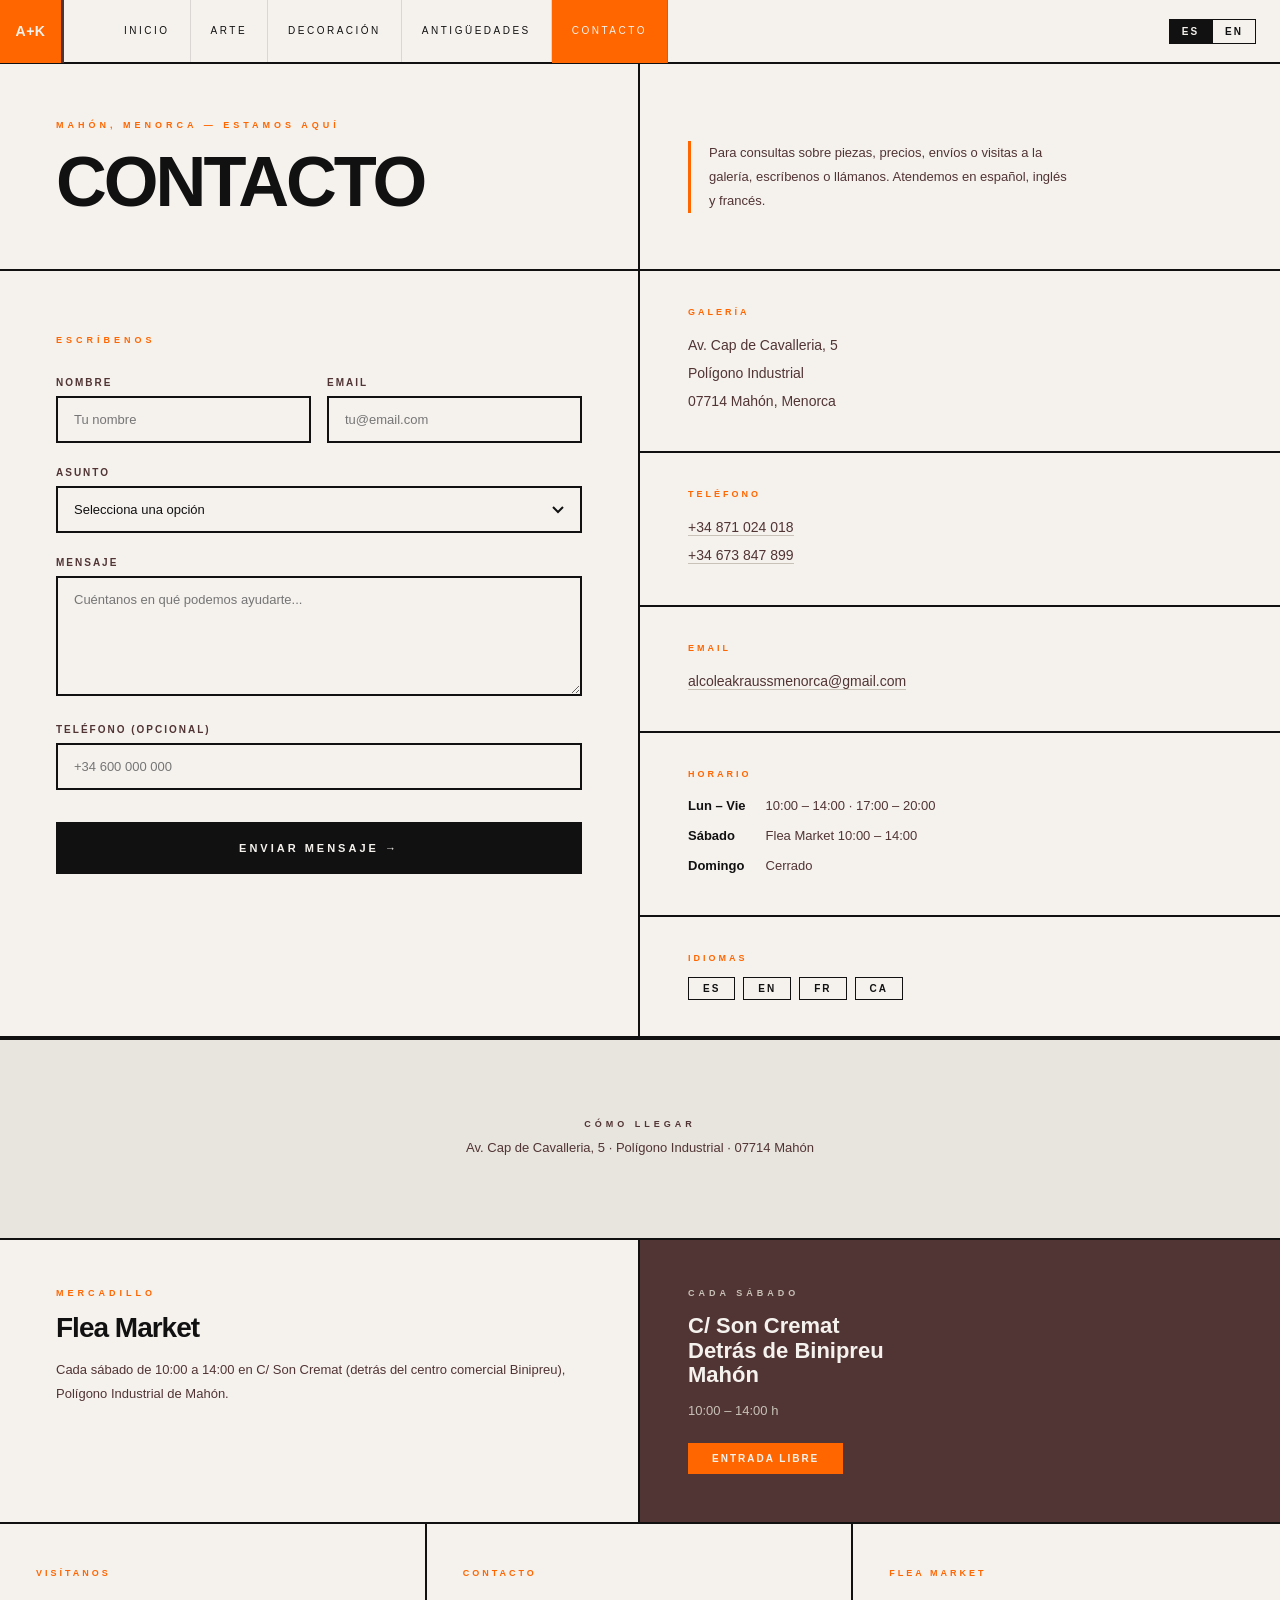
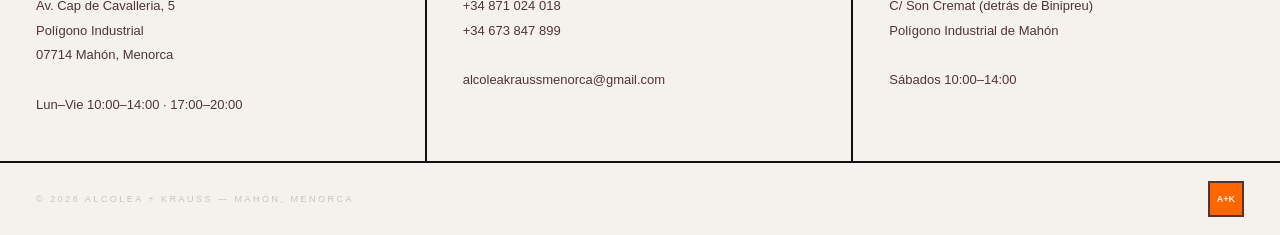
<file: contacto.html>
<!DOCTYPE html>
<html lang="es">
<head>
<meta charset="UTF-8">
<meta name="viewport" content="width=device-width, initial-scale=1.0">
<title>Contacto — Alcolea + Krauss · Mahón, Menorca</title>
<meta name="description" content="Contacta con Alcolea + Krauss en Mahón, Menorca.">
<link rel="stylesheet" href="/style.css">
</head>
<body>
<nav>
  <button class="nav-hamburger" id="hamburger" aria-label="Menú">
    <span></span><span></span><span></span>
  </button>
  <a class="logo" href="/index.html"><span>A+K</span></a>
  <ul class="nav-links">
    <li><a href="/index.html">Inicio</a></li>
    <li><a href="/arte.html">Arte</a></li>
    <li><a href="/decoracion.html">Decoración</a></li>
    <li><a href="/antiguedades.html">Antigüedades</a></li>
    <li><a href="/contacto.html" class="active">Contacto</a></li>
  </ul>
  <div class="lang-toggle">
    <a href="/contacto.html" class="active">ES</a>
    <a href="/en/contact.html">EN</a>
  </div>
</nav>

<div class="nav-mobile-menu" id="mobileMenu">
  <a href="/index.html">Inicio</a>
  <a href="/arte.html">Arte</a>
  <a href="/decoracion.html">Decoración</a>
  <a href="/antiguedades.html">Antigüedades</a>
  <a href="/contacto.html" class="active">Contacto</a>
</div>

<section class="page-header">
  <div class="page-header-left">
    <span class="page-eyebrow">Mahón, Menorca — Estamos aquí</span>
    <h1 class="page-title">CON­TACTO</h1>
  </div>
  <div class="page-header-right">
    <p class="page-desc">Para consultas sobre piezas, precios, envíos o visitas a la galería, escríbenos o llámanos. Atendemos en español, inglés y francés.</p>
  </div>
</section>

<div class="contact-main">
  <div class="form-section">
    <span class="form-label-section">Escríbenos</span>
    <form name="contacto" method="POST" data-netlify="true" netlify-honeypot="bot-field" action="/gracias.html">
      <input type="hidden" name="form-name" value="contacto">
      <p style="display:none"><label>No rellenes: <input name="bot-field"></label></p>
      <div class="form-row">
        <div class="form-group">
          <label for="nombre">Nombre</label>
          <input type="text" id="nombre" name="nombre" placeholder="Tu nombre" required>
        </div>
        <div class="form-group">
          <label for="email">Email</label>
          <input type="email" id="email" name="email" placeholder="tu@email.com" required>
        </div>
      </div>
      <div class="form-group">
        <label for="asunto">Asunto</label>
        <select id="asunto" name="asunto">
          <option value="" disabled selected>Selecciona una opción</option>
          <option>Consulta sobre una obra de arte</option>
          <option>Consulta sobre antigüedades</option>
          <option>Consulta sobre decoración</option>
          <option>Visita a la galería</option>
          <option>Envío y transporte</option>
          <option>Tasación o consignación</option>
          <option>Otro</option>
        </select>
      </div>
      <div class="form-group">
        <label for="mensaje">Mensaje</label>
        <textarea id="mensaje" name="mensaje" placeholder="Cuéntanos en qué podemos ayudarte..." required></textarea>
      </div>
      <div class="form-group">
        <label for="telefono">Teléfono (opcional)</label>
        <input type="tel" id="telefono" name="telefono" placeholder="+34 600 000 000">
      </div>
      <button type="submit" class="form-submit">Enviar mensaje →</button>
    </form>
  </div>
  <div class="info-section">
    <div class="info-block">
      <span class="info-block-label">Galería</span>
      <p class="info-block-text">Av. Cap de Cavalleria, 5<br>Polígono Industrial<br>07714 Mahón, Menorca</p>
    </div>
    <div class="info-block">
      <span class="info-block-label">Teléfono</span>
      <p class="info-block-text"><a href="tel:+34871024018">+34 871 024 018</a><br><a href="tel:+34673847899">+34 673 847 899</a></p>
    </div>
    <div class="info-block">
      <span class="info-block-label">Email</span>
      <p class="info-block-text"><a href="mailto:alcoleakraussmenorca@gmail.com">alcoleakraussmenorca@gmail.com</a></p>
    </div>
    <div class="info-block">
      <span class="info-block-label">Horario</span>
      <div class="hours-grid">
        <span class="hours-day">Lun – Vie</span><span>10:00 – 14:00 · 17:00 – 20:00</span>
        <span class="hours-day">Sábado</span><span>Flea Market 10:00 – 14:00</span>
        <span class="hours-day">Domingo</span><span>Cerrado</span>
      </div>
    </div>
    <div class="info-block">
      <span class="info-block-label">Idiomas</span>
      <div class="lang-badges">
        <span class="lang-badge">ES</span><span class="lang-badge">EN</span><span class="lang-badge">FR</span><span class="lang-badge">CA</span>
      </div>
    </div>
  </div>
</div>

<div class="map-section">
  <div class="map-inner">
    <span class="map-label">Cómo llegar</span>
    <p class="map-address">Av. Cap de Cavalleria, 5 · Polígono Industrial · 07714 Mahón</p>
  </div>
</div>

<div class="flea-strip">
  <div class="flea-left">
    <span class="flea-label">Mercadillo</span>
    <h2 class="flea-title">Flea Market</h2>
    <p class="flea-text">Cada sábado de 10:00 a 14:00 en C/ Son Cremat (detrás del centro comercial Binipreu), Polígono Industrial de Mahón.</p>
  </div>
  <div class="flea-right">
    <span class="flea-right-label">Cada sábado</span>
    <p class="flea-right-title">C/ Son Cremat<br>Detrás de Binipreu<br>Mahón</p>
    <p class="flea-right-text">10:00 – 14:00 h</p>
    <span class="flea-badge">Entrada libre</span>
  </div>
</div>

<footer>
  <div class="footer-grid">
    <div class="footer-col"><span class="footer-label">Visítanos</span><p class="footer-text">Av. Cap de Cavalleria, 5<br>Polígono Industrial<br>07714 Mahón, Menorca<br><br>Lun–Vie 10:00–14:00 · 17:00–20:00</p></div>
    <div class="footer-col"><span class="footer-label">Contacto</span><p class="footer-text">+34 871 024 018<br>+34 673 847 899<br><br>alcoleakraussmenorca@gmail.com</p></div>
    <div class="footer-col"><span class="footer-label">Flea Market</span><p class="footer-text">C/ Son Cremat (detrás de Binipreu)<br>Polígono Industrial de Mahón<br><br>Sábados 10:00–14:00</p></div>
  </div>
  <div class="footer-bottom">
    <span class="footer-bottom-text">© 2026 Alcolea + Krauss — Mahón, Menorca</span>
    <a href="/index.html" class="footer-logo"><span>A+K</span></a>
  </div>
</footer>

<script>
  var hamburger = document.getElementById('hamburger');
  var mobileMenu = document.getElementById('mobileMenu');
  hamburger.addEventListener('click', function(){
    mobileMenu.classList.toggle('open');
    hamburger.classList.toggle('open');
  });
  window.addEventListener('scroll', function(){
    mobileMenu.classList.remove('open');
    hamburger.classList.remove('open');
  }, {passive: true});
</script>

</body>
</html>
</file>
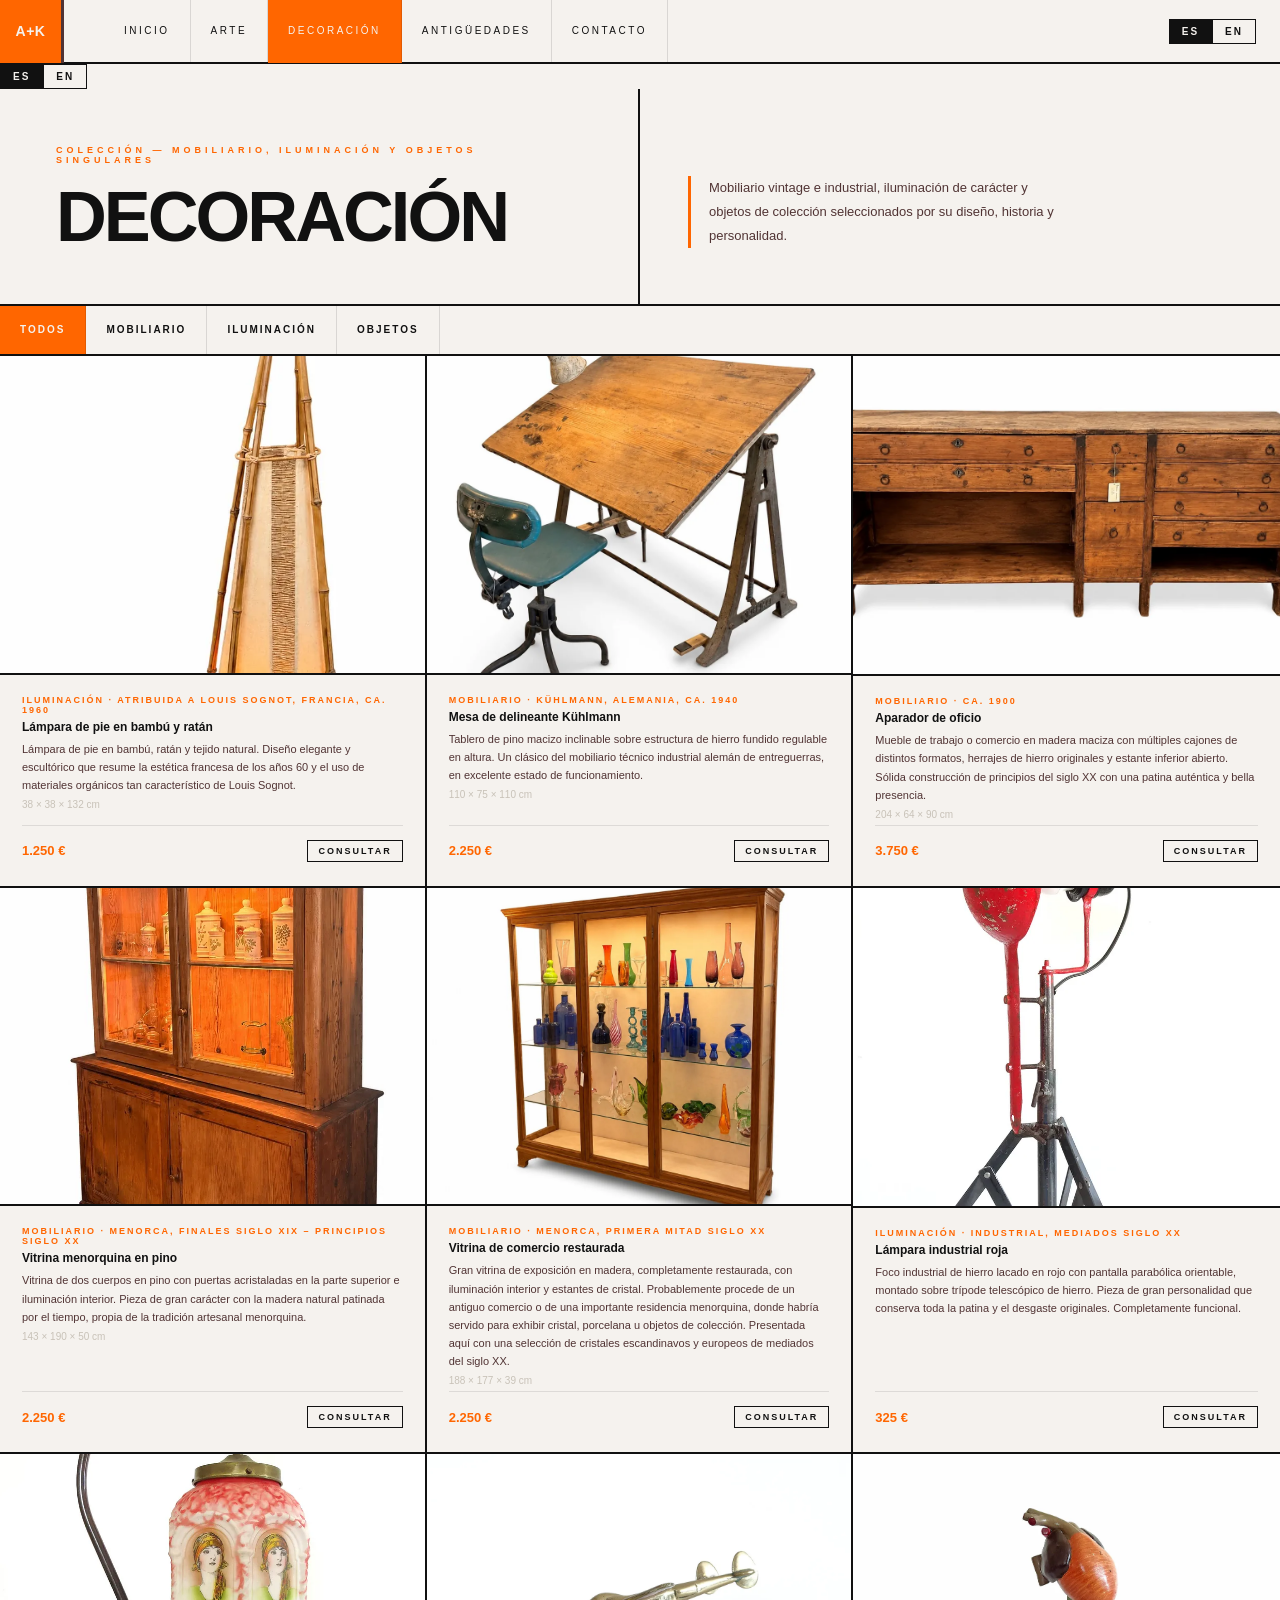
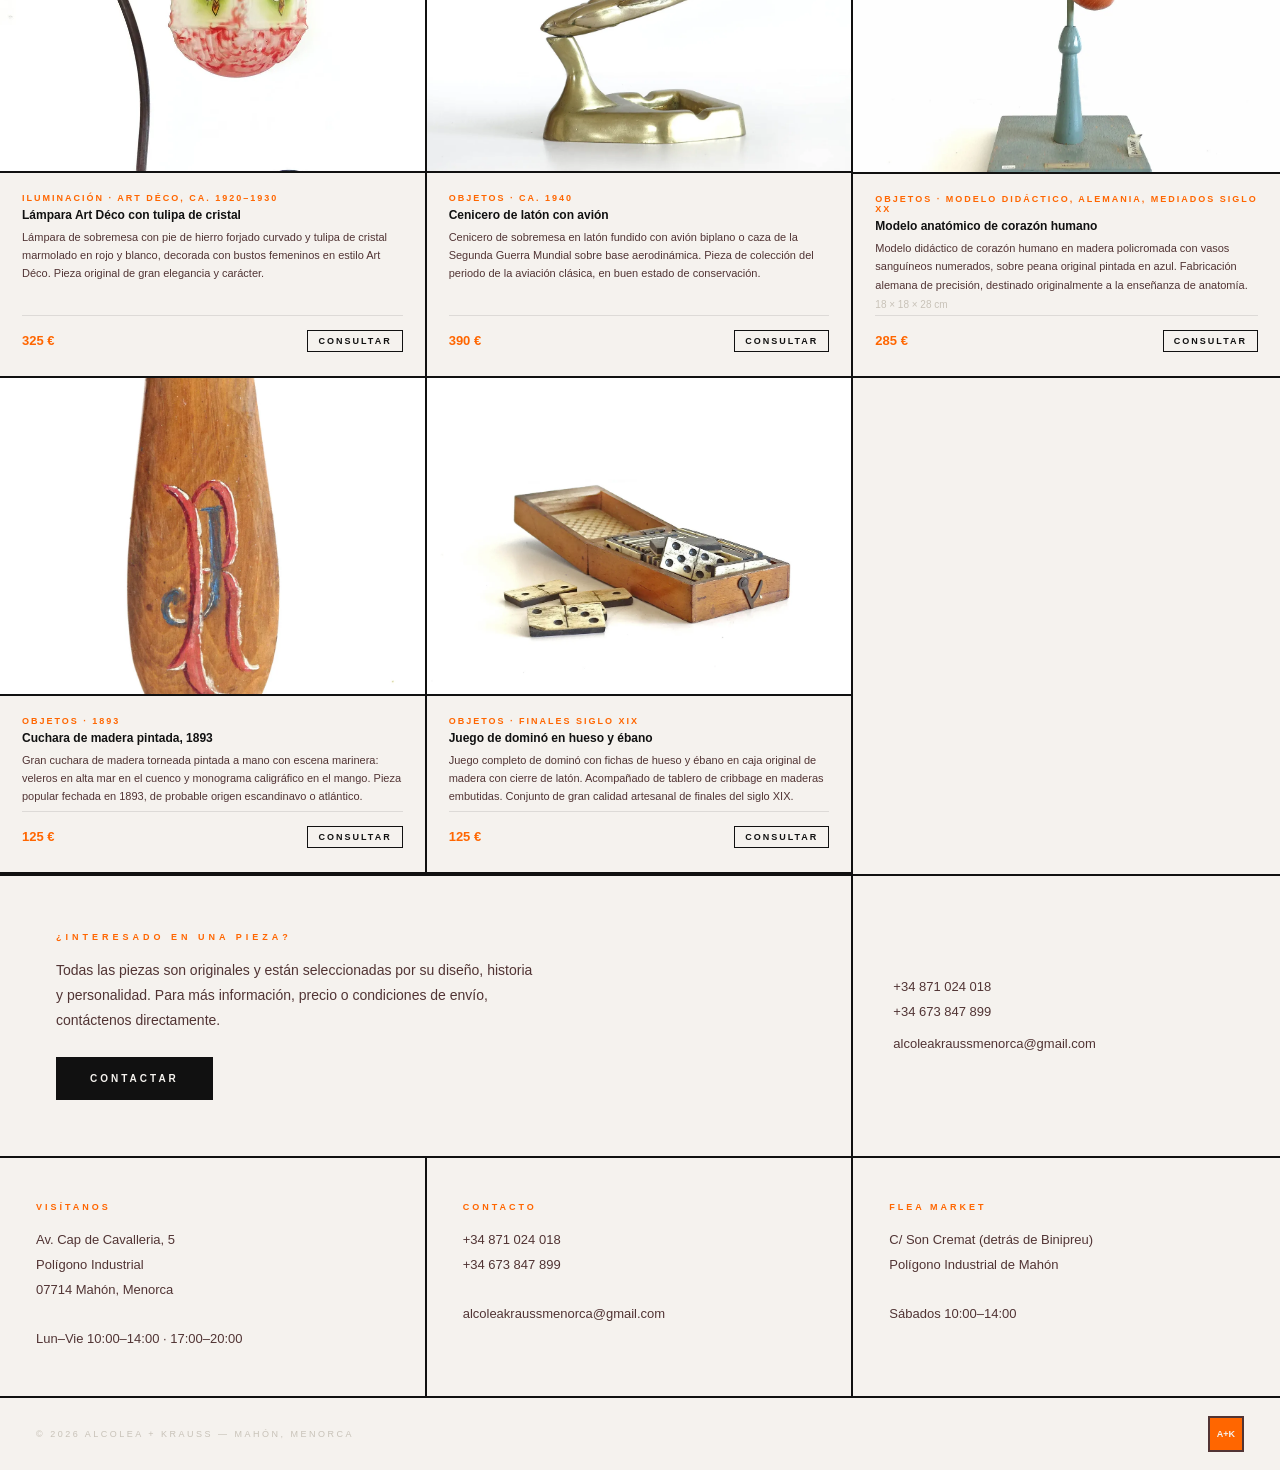
<file: decoracion.html>
<!DOCTYPE html>
<html lang="es">
<head>
<meta charset="UTF-8">
<meta name="viewport" content="width=device-width, initial-scale=1.0">
<title>Decoración — Alcolea + Krauss · Mahón, Menorca</title>
<meta name="description" content="Mobiliario vintage e industrial, iluminación de carácter y objetos de colección seleccionados por su diseño, historia y personalidad.">
<link rel="stylesheet" href="/style.css">
</head>
<body>

<nav>
  <button class="nav-hamburger" id="hamburger" aria-label="Menú">
    <span></span><span></span><span></span>
  </button>
  <a class="logo" href="/index.html"><span>A+K</span></a>
  <ul class="nav-links">
    <li><a href="/index.html">Inicio</a></li>
    <li><a href="/arte.html">Arte</a></li>
    <li><a href="/decoracion.html" class="active">Decoración</a></li>
    <li><a href="/antiguedades.html">Antigüedades</a></li>
    <li><a href="/contacto.html">Contacto</a></li>
  </ul>
  <div class="lang-toggle">
    <a href="/decoracion.html" class="active">ES</a>
    <a href="/en/decoracion.html">EN</a>
  </div>
</nav>

<div class="nav-mobile-menu" id="mobileMenu">
  <a href="/index.html">Inicio</a>
  <a href="/arte.html">Arte</a>
  <a href="/decoracion.html" class="active">Decoración</a>
  <a href="/antiguedades.html">Antigüedades</a>
  <a href="/contacto.html">Contacto</a>
</div>

<script>
  var hamburger = document.getElementById('hamburger');
  var mobileMenu = document.getElementById('mobileMenu');
  hamburger.addEventListener('click', function(){
    mobileMenu.classList.toggle('open');
    hamburger.classList.toggle('open');
  });
  window.addEventListener('scroll', function(){
    mobileMenu.classList.remove('open');
    hamburger.classList.remove('open');
  }, {passive: true});
</script>

<div class="lang-toggle">
    <a href="/decoracion.html" class="active">ES</a>
    <a href="/en/decoracion.html">EN</a>
  </div>
</nav>

<section class="page-header">
  <div class="page-header-left">
    <span class="page-eyebrow">Colección — Mobiliario, iluminación y objetos singulares</span>
    <h1 class="page-title">DECORACIÓN</h1>
  </div>
  <div class="page-header-right">
    <p class="page-desc">Mobiliario vintage e industrial, iluminación de carácter y objetos de colección seleccionados por su diseño, historia y personalidad.</p>
  </div>
</section>

<div class="filter-bar">
  <button class="filter-btn active">Todos</button>
  <button class="filter-btn">Mobiliario</button>
  <button class="filter-btn">Iluminación</button>
  <button class="filter-btn">Objetos</button>
</div>

<div class="art-grid">

  <!-- LÁMPARA SOGNOT -->
  <div class="art-card">
    <div class="art-img"><img src="/lamp.webp" alt="Lámpara de pie Louis Sognot bambú y ratán ca. 1960"></div>
    <div class="art-info">
      <span class="art-cat">Iluminación · Atribuida a Louis Sognot, Francia, ca. 1960</span>
      <span class="art-title-plain">Lámpara de pie en bambú y ratán</span>
      <span class="art-desc">Lámpara de pie en bambú, ratán y tejido natural. Diseño elegante y escultórico que resume la estética francesa de los años 60 y el uso de materiales orgánicos tan característico de Louis Sognot.</span>
      <span class="art-dims">38 × 38 × 132 cm</span>
      <div class="art-footer"><span class="art-price">1.250 €</span><a class="art-inquiry" href="/contacto.html">Consultar</a></div>
    </div>
  </div>

  <!-- MESA DELINEANTE -->
  <div class="art-card">
    <div class="art-img"><img src="/mesadeli.webp" alt="Mesa de delineante Kühlmann Alemania ca. 1940"></div>
    <div class="art-info">
      <span class="art-cat">Mobiliario · Kühlmann, Alemania, ca. 1940</span>
      <span class="art-title-plain">Mesa de delineante Kühlmann</span>
      <span class="art-desc">Tablero de pino macizo inclinable sobre estructura de hierro fundido regulable en altura. Un clásico del mobiliario técnico industrial alemán de entreguerras, en excelente estado de funcionamiento.</span>
      <span class="art-dims">110 × 75 × 110 cm</span>
      <div class="art-footer"><span class="art-price">2.250 €</span><a class="art-inquiry" href="/contacto.html">Consultar</a></div>
    </div>
  </div>

  <!-- APARADOR -->
  <div class="art-card">
    <div class="art-img"><img src="/ChatGPT_Image_8_jun_2026__19_05_24.webp" alt="Aparador de oficio principio siglo XX"></div>
    <div class="art-info">
      <span class="art-cat">Mobiliario · Ca. 1900</span>
      <span class="art-title-plain">Aparador de oficio</span>
      <span class="art-desc">Mueble de trabajo o comercio en madera maciza con múltiples cajones de distintos formatos, herrajes de hierro originales y estante inferior abierto. Sólida construcción de principios del siglo XX con una patina auténtica y bella presencia.</span>
      <span class="art-dims">204 × 64 × 90 cm</span>
      <div class="art-footer"><span class="art-price">3.750 €</span><a class="art-inquiry" href="/contacto.html">Consultar</a></div>
    </div>
  </div>

  <!-- VITRINA MENORQUINA -->
  <div class="art-card">
    <div class="art-img"><img src="/ChatGPT_Image_8_jun_2026__19_05_49.webp" alt="Vitrina menorquina en pino siglo XIX-XX"></div>
    <div class="art-info">
      <span class="art-cat">Mobiliario · Menorca, finales siglo XIX – principios siglo XX</span>
      <span class="art-title-plain">Vitrina menorquina en pino</span>
      <span class="art-desc">Vitrina de dos cuerpos en pino con puertas acristaladas en la parte superior e iluminación interior. Pieza de gran carácter con la madera natural patinada por el tiempo, propia de la tradición artesanal menorquina.</span>
      <span class="art-dims">143 × 190 × 50 cm</span>
      <div class="art-footer"><span class="art-price">2.250 €</span><a class="art-inquiry" href="/contacto.html">Consultar</a></div>
    </div>
  </div>

  <!-- VITRINA GRANDE -->
  <div class="art-card">
    <div class="art-img"><img src="/ChatGPT_Image_8_jun_2026__19_25_28.webp" alt="Vitrina de comercio restaurada Menorca primera mitad siglo XX"></div>
    <div class="art-info">
      <span class="art-cat">Mobiliario · Menorca, primera mitad siglo XX</span>
      <span class="art-title-plain">Vitrina de comercio restaurada</span>
      <span class="art-desc">Gran vitrina de exposición en madera, completamente restaurada, con iluminación interior y estantes de cristal. Probablemente procede de un antiguo comercio o de una importante residencia menorquina, donde habría servido para exhibir cristal, porcelana u objetos de colección. Presentada aquí con una selección de cristales escandinavos y europeos de mediados del siglo XX.</span>
      <span class="art-dims">188 × 177 × 39 cm</span>
      <div class="art-footer"><span class="art-price">2.250 €</span><a class="art-inquiry" href="/contacto.html">Consultar</a></div>
    </div>
  </div>

  <!-- LÁMPARA ROJA INDUSTRIAL -->
  <div class="art-card">
    <div class="art-img"><img src="/roja01.webp" alt="Lámpara industrial roja sobre trípode"></div>
    <div class="art-info">
      <span class="art-cat">Iluminación · Industrial, mediados siglo XX</span>
      <span class="art-title-plain">Lámpara industrial roja</span>
      <span class="art-desc">Foco industrial de hierro lacado en rojo con pantalla parabólica orientable, montado sobre trípode telescópico de hierro. Pieza de gran personalidad que conserva toda la patina y el desgaste originales. Completamente funcional.</span>
      <div class="art-footer"><span class="art-price">325 €</span><a class="art-inquiry" href="/contacto.html">Consultar</a></div>
    </div>
  </div>

  <!-- LÁMPARA ART DÉCO -->
  <div class="art-card">
    <div class="art-img"><img src="/deco01.webp" alt="Lámpara Art Déco tulipa de cristal decorada ca. 1920-1930"></div>
    <div class="art-info">
      <span class="art-cat">Iluminación · Art Déco, ca. 1920–1930</span>
      <span class="art-title-plain">Lámpara Art Déco con tulipa de cristal</span>
      <span class="art-desc">Lámpara de sobremesa con pie de hierro forjado curvado y tulipa de cristal marmolado en rojo y blanco, decorada con bustos femeninos en estilo Art Déco. Pieza original de gran elegancia y carácter.</span>
      <div class="art-footer"><span class="art-price">325 €</span><a class="art-inquiry" href="/contacto.html">Consultar</a></div>
    </div>
  </div>

  <!-- CENICERO AVIÓN -->
  <div class="art-card">
    <div class="art-img"><img src="/ceni01.webp" alt="Cenicero de latón con avión circa 1940"></div>
    <div class="art-info">
      <span class="art-cat">Objetos · Ca. 1940</span>
      <span class="art-title-plain">Cenicero de latón con avión</span>
      <span class="art-desc">Cenicero de sobremesa en latón fundido con avión biplano o caza de la Segunda Guerra Mundial sobre base aerodinámica. Pieza de colección del periodo de la aviación clásica, en buen estado de conservación.</span>
      <div class="art-footer"><span class="art-price">390 €</span><a class="art-inquiry" href="/contacto.html">Consultar</a></div>
    </div>
  </div>

  <!-- CORAZÓN ANATÓMICO -->
  <div class="art-card">
    <div class="art-img"><img src="/corazon01.webp" alt="Modelo anatómico de corazón humano alemán siglo XX"></div>
    <div class="art-info">
      <span class="art-cat">Objetos · Modelo didáctico, Alemania, mediados siglo XX</span>
      <span class="art-title-plain">Modelo anatómico de corazón humano</span>
      <span class="art-desc">Modelo didáctico de corazón humano en madera policromada con vasos sanguíneos numerados, sobre peana original pintada en azul. Fabricación alemana de precisión, destinado originalmente a la enseñanza de anatomía.</span>
      <span class="art-dims">18 × 18 × 28 cm</span>
      <div class="art-footer"><span class="art-price">285 €</span><a class="art-inquiry" href="/contacto.html">Consultar</a></div>
    </div>
  </div>

  <!-- CUCHARA -->
  <div class="art-card">
    <div class="art-img"><img src="/cuchara01.webp" alt="Cuchara de madera pintada y firmada 1893"></div>
    <div class="art-info">
      <span class="art-cat">Objetos · 1893</span>
      <span class="art-title-plain">Cuchara de madera pintada, 1893</span>
      <span class="art-desc">Gran cuchara de madera torneada pintada a mano con escena marinera: veleros en alta mar en el cuenco y monograma caligráfico en el mango. Pieza popular fechada en 1893, de probable origen escandinavo o atlántico.</span>
      <div class="art-footer"><span class="art-price">125 €</span><a class="art-inquiry" href="/contacto.html">Consultar</a></div>
    </div>
  </div>

  <!-- DOMINÓ -->
  <div class="art-card">
    <div class="art-img"><img src="/domino01.webp" alt="Juego de dominó en hueso y ébano siglo XIX"></div>
    <div class="art-info">
      <span class="art-cat">Objetos · Finales siglo XIX</span>
      <span class="art-title-plain">Juego de dominó en hueso y ébano</span>
      <span class="art-desc">Juego completo de dominó con fichas de hueso y ébano en caja original de madera con cierre de latón. Acompañado de tablero de cribbage en maderas embutidas. Conjunto de gran calidad artesanal de finales del siglo XIX.</span>
      <div class="art-footer"><span class="art-price">125 €</span><a class="art-inquiry" href="/contacto.html">Consultar</a></div>
    </div>
  </div>

</div>

<section class="contact-strip">
  <div class="contact-text">
    <span class="contact-label">¿Interesado en una pieza?</span>
    <p class="contact-body">Todas las piezas son originales y están seleccionadas por su diseño, historia y personalidad. Para más información, precio o condiciones de envío, contáctenos directamente.</p>
    <a class="contact-cta" href="/contacto.html">Contactar</a>
  </div>
  <div class="contact-side">
    <p class="contact-detail">+34 871 024 018<br>+34 673 847 899</p>
    <p class="contact-detail">alcoleakraussmenorca@gmail.com</p>
  </div>
</section>

<footer>
  <div class="footer-grid">
    <div class="footer-col"><span class="footer-label">Visítanos</span><p class="footer-text">Av. Cap de Cavalleria, 5<br>Polígono Industrial<br>07714 Mahón, Menorca<br><br>Lun–Vie 10:00–14:00 · 17:00–20:00</p></div>
    <div class="footer-col"><span class="footer-label">Contacto</span><p class="footer-text">+34 871 024 018<br>+34 673 847 899<br><br>alcoleakraussmenorca@gmail.com</p></div>
    <div class="footer-col"><span class="footer-label">Flea Market</span><p class="footer-text">C/ Son Cremat (detrás de Binipreu)<br>Polígono Industrial de Mahón<br><br>Sábados 10:00–14:00</p></div>
  </div>
  <div class="footer-bottom">
    <span class="footer-bottom-text">© 2026 Alcolea + Krauss — Mahón, Menorca</span>
    <a href="/index.html" class="footer-logo"><span>A+K</span></a>
  </div>
</footer>
</body>
</html>
</file>
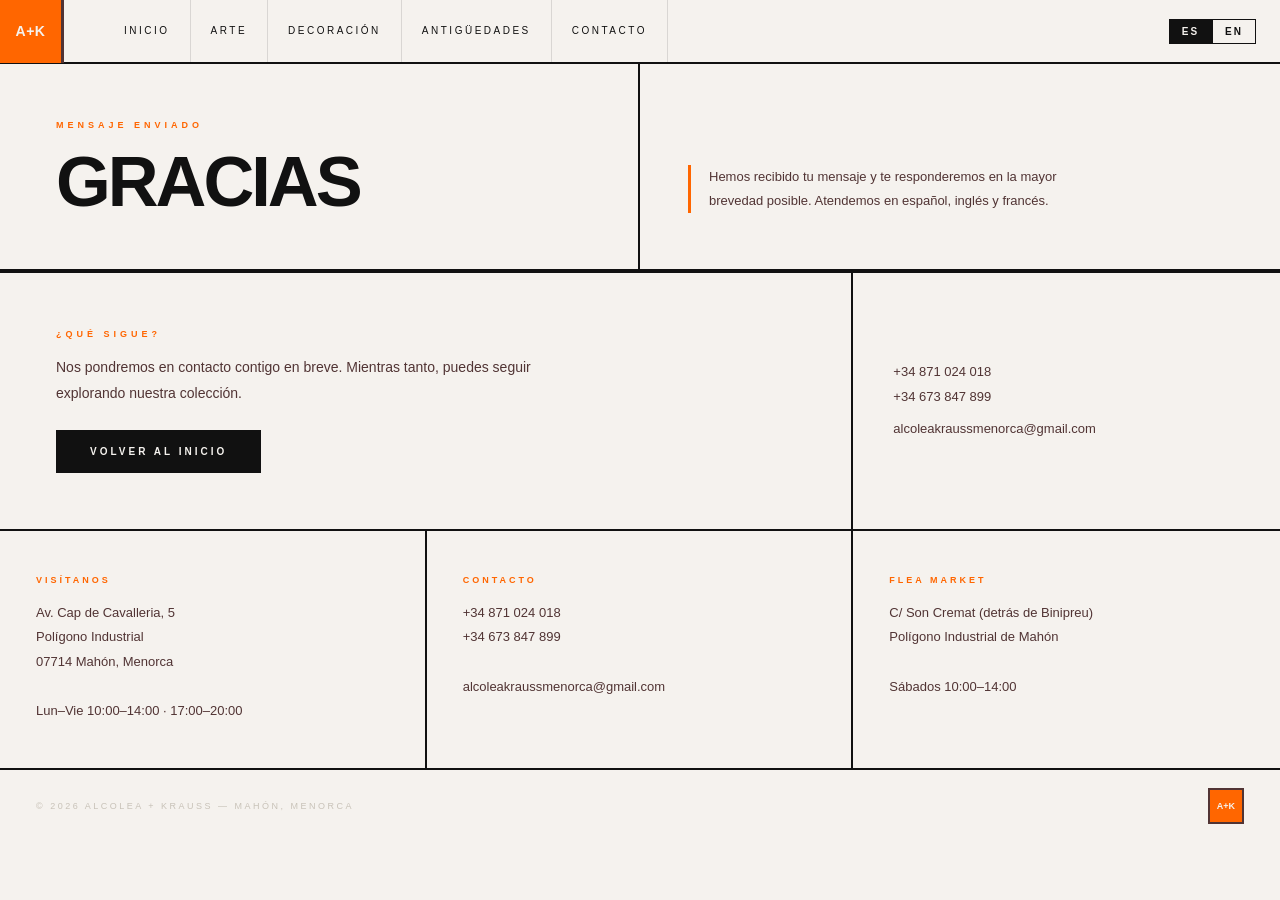
<file: gracias.html>
<!DOCTYPE html>
<html lang="es">
<head>
<meta charset="UTF-8">
<meta name="viewport" content="width=device-width, initial-scale=1.0">
<title>Mensaje enviado — Alcolea + Krauss · Mahón, Menorca</title>
<link rel="stylesheet" href="/style.css">
</head>
<body>
<nav>
  <button class="nav-hamburger" id="hamburger" aria-label="Menú">
    <span></span><span></span><span></span>
  </button>
  <a class="logo" href="/index.html"><span>A+K</span></a>
  <ul class="nav-links">
    <li><a href="/index.html">Inicio</a></li>
    <li><a href="/arte.html">Arte</a></li>
    <li><a href="/decoracion.html">Decoración</a></li>
    <li><a href="/antiguedades.html">Antigüedades</a></li>
    <li><a href="/contacto.html">Contacto</a></li>
  </ul>
  <div class="lang-toggle">
    <a href="/gracias.html" class="active">ES</a>
    <a href="/en/index.html">EN</a>
  </div>
</nav>

<div class="nav-mobile-menu" id="mobileMenu">
  <a href="/index.html">Inicio</a>
  <a href="/arte.html">Arte</a>
  <a href="/decoracion.html">Decoración</a>
  <a href="/antiguedades.html">Antigüedades</a>
  <a href="/contacto.html">Contacto</a>
</div>

<section class="page-header">
  <div class="page-header-left">
    <span class="page-eyebrow">Mensaje enviado</span>
    <h1 class="page-title">GRACIAS</h1>
  </div>
  <div class="page-header-right">
    <p class="page-desc">Hemos recibido tu mensaje y te responderemos en la mayor brevedad posible. Atendemos en español, inglés y francés.</p>
  </div>
</section>

<div class="contact-strip">
  <div class="contact-text">
    <span class="contact-label">¿Qué sigue?</span>
    <p class="contact-body">Nos pondremos en contacto contigo en breve. Mientras tanto, puedes seguir explorando nuestra colección.</p>
    <a class="contact-cta" href="/index.html">Volver al inicio</a>
  </div>
  <div class="contact-side">
    <p class="contact-detail">+34 871 024 018<br>+34 673 847 899</p>
    <p class="contact-detail">alcoleakraussmenorca@gmail.com</p>
  </div>
</div>

<footer>
  <div class="footer-grid">
    <div class="footer-col"><span class="footer-label">Visítanos</span><p class="footer-text">Av. Cap de Cavalleria, 5<br>Polígono Industrial<br>07714 Mahón, Menorca<br><br>Lun–Vie 10:00–14:00 · 17:00–20:00</p></div>
    <div class="footer-col"><span class="footer-label">Contacto</span><p class="footer-text">+34 871 024 018<br>+34 673 847 899<br><br>alcoleakraussmenorca@gmail.com</p></div>
    <div class="footer-col"><span class="footer-label">Flea Market</span><p class="footer-text">C/ Son Cremat (detrás de Binipreu)<br>Polígono Industrial de Mahón<br><br>Sábados 10:00–14:00</p></div>
  </div>
  <div class="footer-bottom">
    <span class="footer-bottom-text">© 2026 Alcolea + Krauss — Mahón, Menorca</span>
    <a href="/index.html" class="footer-logo"><span>A+K</span></a>
  </div>
</footer>

<script>
  var hamburger = document.getElementById('hamburger');
  var mobileMenu = document.getElementById('mobileMenu');
  hamburger.addEventListener('click', function(){
    mobileMenu.classList.toggle('open');
    hamburger.classList.toggle('open');
  });
  window.addEventListener('scroll', function(){
    mobileMenu.classList.remove('open');
    hamburger.classList.remove('open');
  }, {passive: true});
</script>

</body>
</html>
</file>
<file: style.css>
*, *::before, *::after { box-sizing: border-box; margin: 0; padding: 0; }
:root { --orange: #FF6600; --burgundy: #513434; --black: #111111; --white: #F5F2EE; --mid: #C8C2B8; --light: #E8E4DE; }
html { scroll-behavior: smooth; }
body { font-family: 'Helvetica Neue', Helvetica, Arial, sans-serif; background: var(--white); color: var(--black); overflow-x: hidden; }
nav { display: flex; align-items: center; height: 64px; border-bottom: 2px solid var(--black); background: var(--white); position: sticky; top: 0; z-index: 100; }
.logo { width: 64px; height: 64px; min-width: 64px; background: var(--orange); border-right: 3px solid var(--burgundy); display: flex; align-items: center; justify-content: center; flex-shrink: 0; text-decoration: none; }
.logo span { font-weight: 900; font-size: 14px; color: var(--white); letter-spacing: 0.5px; }
.nav-links { display: flex; list-style: none; margin-left: 40px; flex: 1; }
.nav-links a { display: block; padding: 0 20px; height: 64px; line-height: 64px; font-size: 10px; font-weight: 500; letter-spacing: 2.5px; text-transform: uppercase; color: var(--black); text-decoration: none; border-right: 1px solid rgba(17,17,17,0.12); transition: background 0.12s, color 0.12s; }
.nav-links a:hover, .nav-links a.active { background: var(--orange); color: var(--white); }
.lang-toggle { display: flex; font-size: 10px; font-weight: 700; letter-spacing: 2px; margin-right: 24px; }
.lang-toggle a { padding: 6px 12px; border: 1px solid var(--black); text-decoration: none; color: var(--black); transition: background 0.12s, color 0.12s; }
.lang-toggle a.active { background: var(--black); color: var(--white); }
.lang-toggle a:hover:not(.active) { background: var(--orange); color: var(--white); border-color: var(--orange); }
.page-header { display: grid; grid-template-columns: 1fr 1fr; border-bottom: 2px solid var(--black); }
.page-header-left { padding: 56px; border-right: 2px solid var(--black); }
.page-eyebrow { font-size: 9px; letter-spacing: 4px; text-transform: uppercase; color: var(--orange); font-weight: 700; display: block; margin-bottom: 20px; }
.page-title { font-size: clamp(40px, 5.5vw, 72px); font-weight: 900; letter-spacing: -3px; line-height: 0.9; color: var(--black); }
.page-header-right { padding: 56px 48px; display: flex; flex-direction: column; justify-content: flex-end; }
.page-desc { font-size: 13px; line-height: 1.85; color: var(--burgundy); max-width: 380px; border-left: 3px solid var(--orange); padding-left: 18px; }
.filter-bar { display: flex; border-bottom: 2px solid var(--black); overflow-x: auto; }
.filter-btn { padding: 0 20px; height: 48px; line-height: 48px; font-size: 10px; font-weight: 700; letter-spacing: 2px; text-transform: uppercase; border: none; background: none; cursor: pointer; border-right: 1px solid rgba(17,17,17,0.12); white-space: nowrap; transition: background 0.12s, color 0.12s; color: var(--black); font-family: inherit; }
.filter-btn:hover, .filter-btn.active { background: var(--orange); color: var(--white); }
.art-grid { display: grid; grid-template-columns: repeat(3, 1fr); }
.art-card { border-right: 2px solid var(--black); border-bottom: 2px solid var(--black); cursor: pointer; transition: background 0.12s; display: flex; flex-direction: column; }
.art-card:nth-child(3n) { border-right: none; }
.art-card:hover { background: var(--light); }
.art-img { width: 100%; aspect-ratio: 4/3; background: var(--mid); display: flex; align-items: center; justify-content: center; border-bottom: 2px solid var(--black); overflow: hidden; }
.art-img img { width: 100%; height: 100%; object-fit: cover; object-position: center; }
.thumb-strip { display: flex; border-top: 1px solid rgba(17,17,17,0.1); }
.thumb { flex: 1; aspect-ratio: 1; background: var(--light); overflow: hidden; border-right: 1px solid rgba(17,17,17,0.1); }
.thumb:last-child { border-right: none; }
.thumb img { width: 100%; height: 100%; object-fit: cover; }
.art-info { padding: 20px 22px 24px; flex: 1; display: flex; flex-direction: column; gap: 5px; }
.art-cat { font-size: 9px; letter-spacing: 2px; text-transform: uppercase; color: var(--orange); font-weight: 700; }
.art-artist { font-size: 11px; font-weight: 900; letter-spacing: 1.5px; text-transform: uppercase; color: var(--black); }
.art-dates { font-size: 10px; color: var(--mid); font-weight: 500; }
.art-title { font-size: 13px; font-style: italic; color: var(--burgundy); line-height: 1.4; margin-top: 2px; }
.art-title-plain { font-size: 12px; font-weight: 900; color: var(--black); line-height: 1.25; }
.art-technique { font-size: 11px; color: var(--burgundy); line-height: 1.5; }
.art-dims { font-size: 10px; color: var(--mid); font-weight: 500; }
.art-edition { font-size: 10px; color: var(--burgundy); font-style: italic; }
.art-desc { font-size: 11px; color: var(--burgundy); line-height: 1.65; }
.art-footer { display: flex; justify-content: space-between; align-items: center; margin-top: auto; padding-top: 14px; border-top: 1px solid rgba(17,17,17,0.1); }
.art-price { font-size: 13px; font-weight: 900; color: var(--orange); }
.art-inquiry { font-size: 9px; font-weight: 700; letter-spacing: 2px; text-transform: uppercase; color: var(--black); border: 1px solid var(--black); padding: 5px 10px; text-decoration: none; transition: background 0.12s, color 0.12s; display: inline-block; }
.art-card:hover .art-inquiry { background: var(--orange); color: var(--white); border-color: var(--orange); }
.contact-strip { display: grid; grid-template-columns: 2fr 1fr; border-top: 2px solid var(--black); }
.contact-text { padding: 56px; border-right: 2px solid var(--black); }
.contact-label { font-size: 9px; letter-spacing: 4px; text-transform: uppercase; color: var(--orange); font-weight: 700; display: block; margin-bottom: 16px; }
.contact-body { font-size: 14px; line-height: 1.8; color: var(--burgundy); max-width: 480px; }
.contact-cta { display: inline-block; margin-top: 24px; padding: 14px 32px; background: var(--black); color: var(--white); font-size: 10px; font-weight: 700; letter-spacing: 3px; text-transform: uppercase; text-decoration: none; border: 2px solid var(--black); transition: background 0.12s; }
.contact-cta:hover { background: var(--orange); border-color: var(--orange); }
.contact-side { padding: 56px 40px; display: flex; flex-direction: column; justify-content: center; gap: 8px; }
.contact-detail { font-size: 13px; line-height: 1.9; color: var(--burgundy); }
footer { border-top: 2px solid var(--black); background: var(--white); }
.footer-grid { display: grid; grid-template-columns: 1fr 1fr 1fr; }
.footer-col { padding: 44px 36px; border-right: 2px solid var(--black); }
.footer-col:last-child { border-right: none; }
.footer-label { font-size: 9px; letter-spacing: 3px; text-transform: uppercase; color: var(--orange); font-weight: 700; display: block; margin-bottom: 16px; }
.footer-text { font-size: 13px; line-height: 1.9; color: var(--burgundy); }
.footer-bottom { border-top: 2px solid var(--black); padding: 18px 36px; display: flex; justify-content: space-between; align-items: center; background: var(--white); }
.footer-bottom-text { font-size: 9px; letter-spacing: 2.5px; text-transform: uppercase; color: var(--mid); }
.footer-logo { width: 36px; height: 36px; background: var(--orange); border: 2px solid var(--burgundy); display: flex; align-items: center; justify-content: center; text-decoration: none; }
.footer-logo span { font-size: 9px; font-weight: 900; color: var(--white); }
.hero { display: grid; grid-template-columns: 1fr 1fr; min-height: calc(100vh - 64px); border-bottom: 2px solid var(--black); }
.hero-left { padding: 72px 56px; display: flex; flex-direction: column; justify-content: center; align-items: flex-start; border-right: 2px solid var(--black); gap: 36px; }
.hero-eyebrow { font-size: 10px; letter-spacing: 3.5px; text-transform: uppercase; color: var(--burgundy); font-weight: 500; }
.hero-tagline { font-size: clamp(36px, 4.5vw, 58px); font-weight: 900; line-height: 1; letter-spacing: -2px; color: var(--black); }
.hero-tagline .accent { color: var(--orange); }
.hero-subtitle { font-size: 13px; line-height: 1.85; color: var(--burgundy); max-width: 340px; border-left: 3px solid var(--orange); padding-left: 18px; }
.hero-cta { display: inline-block; padding: 15px 36px; background: var(--black); color: var(--white); font-size: 10px; font-weight: 700; letter-spacing: 3px; text-transform: uppercase; text-decoration: none; border: 2px solid var(--black); transition: background 0.12s; }
.hero-cta:hover { background: var(--orange); border-color: var(--orange); }
.hero-right { display: grid; grid-template-rows: 2fr 1fr; }
.hero-img-main { background: var(--burgundy); border-bottom: 2px solid var(--black); min-height: 280px; }
.hero-img-row { display: grid; grid-template-columns: 1fr 1fr; }
.img-cell { background: var(--mid); min-height: 160px; }
.img-cell:first-child { border-right: 2px solid var(--black); }
.categories { display: grid; grid-template-columns: repeat(3, 1fr); border-bottom: 2px solid var(--black); }
.cat-item { padding: 44px 36px; border-right: 2px solid var(--black); transition: background 0.12s; display: flex; flex-direction: column; gap: 12px; text-decoration: none; }
.cat-item:last-child { border-right: none; }
.cat-item:hover { background: var(--orange); }
.cat-item:hover .cat-num, .cat-item:hover .cat-title, .cat-item:hover .cat-desc, .cat-item:hover .cat-arrow { color: var(--white); }
.cat-num { font-size: 9px; letter-spacing: 3px; color: var(--mid); font-weight: 700; }
.cat-title { font-size: 26px; font-weight: 900; letter-spacing: -0.5px; color: var(--black); line-height: 1; }
.cat-desc { font-size: 12px; line-height: 1.75; color: var(--burgundy); flex: 1; }
.cat-arrow { font-size: 20px; color: var(--black); align-self: flex-end; }
.about { display: grid; grid-template-columns: 3fr 1fr; border-bottom: 2px solid var(--black); }
.about-text { padding: 72px 56px; border-right: 2px solid var(--black); }
.about-label { font-size: 9px; letter-spacing: 4px; text-transform: uppercase; color: var(--orange); font-weight: 700; display: block; margin-bottom: 28px; }
.about-body { font-size: 15px; line-height: 1.9; color: var(--burgundy); max-width: 520px; }
.about-body strong { color: var(--black); font-weight: 700; }
.about-side { display: flex; flex-direction: column; }
.about-stat { flex: 1; padding: 36px 32px; border-bottom: 2px solid var(--black); display: flex; flex-direction: column; justify-content: center; }
.about-stat:last-child { border-bottom: none; }
.stat-num { font-size: 40px; font-weight: 900; color: var(--orange); line-height: 1; letter-spacing: -2px; }
.stat-label { font-size: 9px; letter-spacing: 2.5px; text-transform: uppercase; color: var(--burgundy); font-weight: 700; margin-top: 6px; }
@keyframes fadeUp { from { opacity: 0; transform: translateY(14px); } to { opacity: 1; transform: translateY(0); } }
.hero-eyebrow { animation: fadeUp 0.4s 0.00s ease both; }
.hero-tagline { animation: fadeUp 0.4s 0.08s ease both; }
.hero-subtitle { animation: fadeUp 0.4s 0.16s ease both; }
.hero-cta { animation: fadeUp 0.4s 0.24s ease both; }
.contact-main { display: grid; grid-template-columns: 1fr 1fr; border-bottom: 2px solid var(--black); }
.form-section { padding: 64px 56px; border-right: 2px solid var(--black); }
.form-label-section { font-size: 9px; letter-spacing: 4px; text-transform: uppercase; color: var(--orange); font-weight: 700; display: block; margin-bottom: 32px; }
.form-group { margin-bottom: 24px; }
.form-group label { display: block; font-size: 10px; font-weight: 700; letter-spacing: 2px; text-transform: uppercase; color: var(--burgundy); margin-bottom: 8px; }
.form-group input, .form-group select, .form-group textarea { width: 100%; padding: 14px 16px; font-family: 'Helvetica Neue', Helvetica, Arial, sans-serif; font-size: 13px; color: var(--black); background: var(--white); border: 2px solid var(--black); outline: none; transition: border-color 0.12s; appearance: none; -webkit-appearance: none; }
.form-group input:focus, .form-group select:focus, .form-group textarea:focus { border-color: var(--orange); }
.form-group textarea { resize: vertical; min-height: 120px; }
.form-group select { background-image: url("data:image/svg+xml,%3Csvg xmlns='http://www.w3.org/2000/svg' width='12' height='8' viewBox='0 0 12 8'%3E%3Cpath d='M1 1l5 5 5-5' stroke='%23111' stroke-width='2' fill='none'/%3E%3C/svg%3E"); background-repeat: no-repeat; background-position: right 16px center; padding-right: 40px; cursor: pointer; }
.form-row { display: grid; grid-template-columns: 1fr 1fr; gap: 16px; }
.form-submit { width: 100%; padding: 18px; background: var(--black); color: var(--white); font-family: 'Helvetica Neue', Helvetica, Arial, sans-serif; font-size: 11px; font-weight: 700; letter-spacing: 3px; text-transform: uppercase; border: 2px solid var(--black); cursor: pointer; transition: background 0.12s; margin-top: 8px; }
.form-submit:hover { background: var(--orange); border-color: var(--orange); }
.info-section { display: flex; flex-direction: column; }
.info-block { padding: 36px 48px; border-bottom: 2px solid var(--black); }
.info-block:last-child { border-bottom: none; flex: 1; }
.info-block-label { font-size: 9px; letter-spacing: 3px; text-transform: uppercase; color: var(--orange); font-weight: 700; display: block; margin-bottom: 14px; }
.info-block-text { font-size: 14px; line-height: 2; color: var(--burgundy); }
.info-block-text a { color: var(--burgundy); text-decoration: none; border-bottom: 1px solid var(--mid); transition: border-color 0.12s, color 0.12s; }
.info-block-text a:hover { border-color: var(--orange); color: var(--orange); }
.hours-grid { display: grid; grid-template-columns: auto 1fr; gap: 4px 20px; font-size: 13px; color: var(--burgundy); line-height: 2; }
.hours-day { font-weight: 700; color: var(--black); }
.lang-badges { display: flex; gap: 8px; flex-wrap: wrap; margin-top: 12px; }
.lang-badge { padding: 5px 14px; border: 1px solid var(--black); font-size: 10px; font-weight: 700; letter-spacing: 2px; text-transform: uppercase; color: var(--black); }
.map-section { border-top: 2px solid var(--black); background: var(--light); display: flex; align-items: center; justify-content: center; min-height: 200px; }
.map-inner { text-align: center; }
.map-label { font-size: 9px; letter-spacing: 4px; text-transform: uppercase; color: var(--burgundy); font-weight: 700; display: block; margin-bottom: 8px; }
.map-address { font-size: 13px; color: var(--burgundy); line-height: 1.7; }
.flea-strip { display: grid; grid-template-columns: 1fr 1fr; border-top: 2px solid var(--black); }
.flea-left { padding: 48px 56px; border-right: 2px solid var(--black); }
.flea-right { padding: 48px 48px; background: var(--burgundy); }
.flea-label { font-size: 9px; letter-spacing: 4px; text-transform: uppercase; color: var(--orange); font-weight: 700; display: block; margin-bottom: 16px; }
.flea-title { font-size: 28px; font-weight: 900; letter-spacing: -1px; color: var(--black); line-height: 1; margin-bottom: 16px; }
.flea-text { font-size: 13px; line-height: 1.85; color: var(--burgundy); }
.flea-right-label { font-size: 9px; letter-spacing: 4px; text-transform: uppercase; color: var(--mid); font-weight: 700; display: block; margin-bottom: 16px; }
.flea-right-title { font-size: 22px; font-weight: 900; color: var(--white); line-height: 1.1; margin-bottom: 12px; }
.flea-right-text { font-size: 13px; line-height: 1.85; color: var(--mid); }
.flea-badge { display: inline-block; margin-top: 20px; padding: 10px 24px; background: var(--orange); color: var(--white); font-size: 10px; font-weight: 700; letter-spacing: 2px; text-transform: uppercase; }

/* ── MENÚ MÓVIL ── */
.nav-mobile-menu { display: none; position: absolute; top: 64px; left: 0; width: 100%; background: var(--white); border-bottom: 2px solid var(--black); z-index: 99; flex-direction: column; }
.nav-mobile-menu a { display: block; padding: 18px 24px; font-size: 10px; font-weight: 700; letter-spacing: 2.5px; text-transform: uppercase; color: var(--black); text-decoration: none; border-bottom: 1px solid rgba(17,17,17,0.12); transition: background 0.12s, color 0.12s; }
.nav-mobile-menu a:hover, .nav-mobile-menu a.active { background: var(--orange); color: var(--white); }
.logo.menu-open { background: var(--black); }

@media (max-width: 768px) {
  .page-header, .hero, .about, .contact-main, .flea-strip { grid-template-columns: 1fr; }
  .page-header-left, .hero-left, .about-text, .form-section, .flea-left { border-right: none; border-bottom: 2px solid var(--black); }
  .hero-right { display: none; }
  .categories { grid-template-columns: 1fr; }
  .cat-item { border-right: none; border-bottom: 2px solid var(--black); }
  .art-grid { grid-template-columns: 1fr 1fr; }
  .art-card:nth-child(3n) { border-right: 2px solid var(--black); }
  .art-card:nth-child(2n) { border-right: none; }
  .contact-strip { grid-template-columns: 1fr; }
  .contact-text { border-right: none; border-bottom: 2px solid var(--black); }
  .footer-grid { grid-template-columns: 1fr; }
  .footer-col { border-right: none; border-bottom: 2px solid var(--black); }
  .nav-links { display: none; }
  .nav-mobile-menu.open { display: flex; }
}
@media (max-width: 480px) {
  .art-grid { grid-template-columns: 1fr; }
}

/* ── BOTÓN HAMBURGUESA ── */
.nav-hamburger { display: none; width: 48px; height: 64px; align-items: center; justify-content: center; cursor: pointer; background: none; border: none; border-left: 1px solid rgba(17,17,17,0.12); flex-shrink: 0; margin-left: auto; }
.nav-hamburger span { display: block; width: 20px; height: 2px; background: var(--black); margin: 4px 0; transition: all 0.2s; }
.nav-hamburger.open span:nth-child(1) { transform: translateY(6px) rotate(45deg); }
.nav-hamburger.open span:nth-child(2) { opacity: 0; }
.nav-hamburger.open span:nth-child(3) { transform: translateY(-6px) rotate(-45deg); }
@media (max-width: 768px) {
  .nav-hamburger { display: flex; }
  .lang-toggle { margin-right: 0; margin-left: 16px; }
}
</file>
